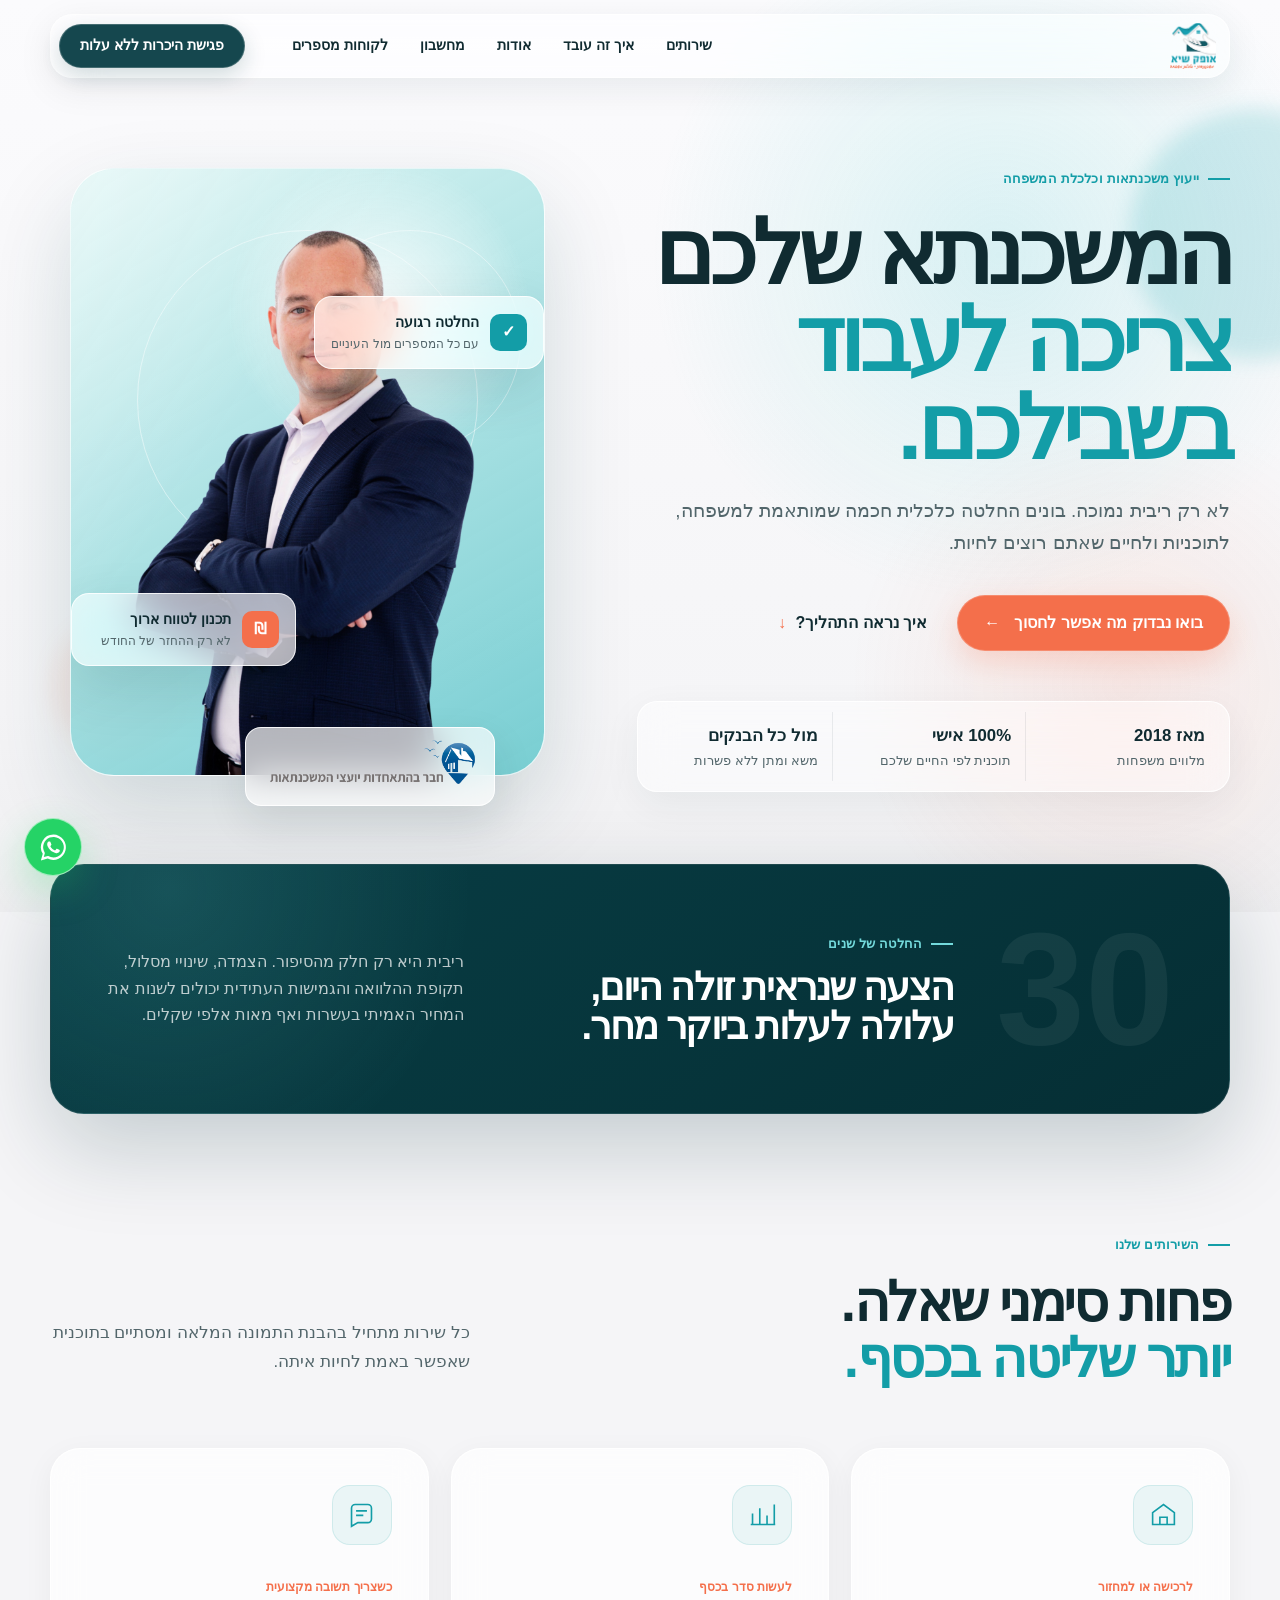
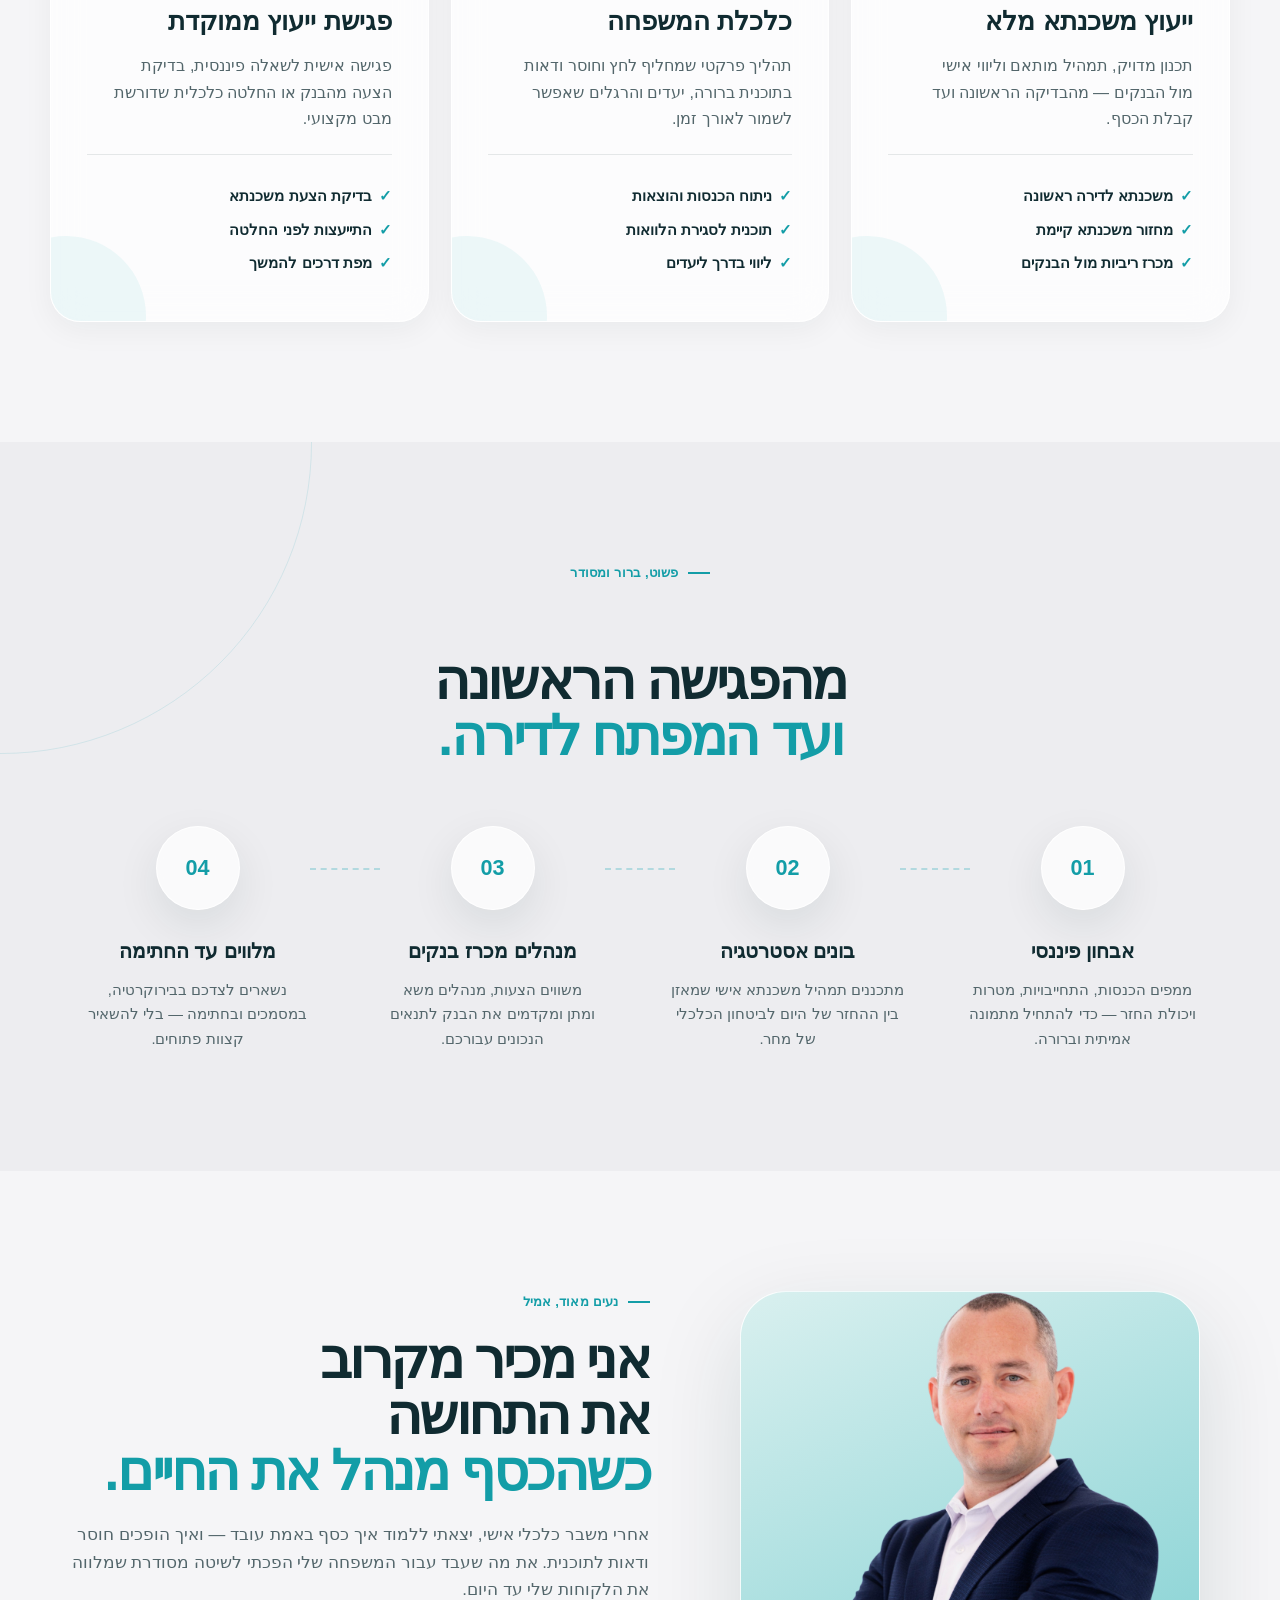
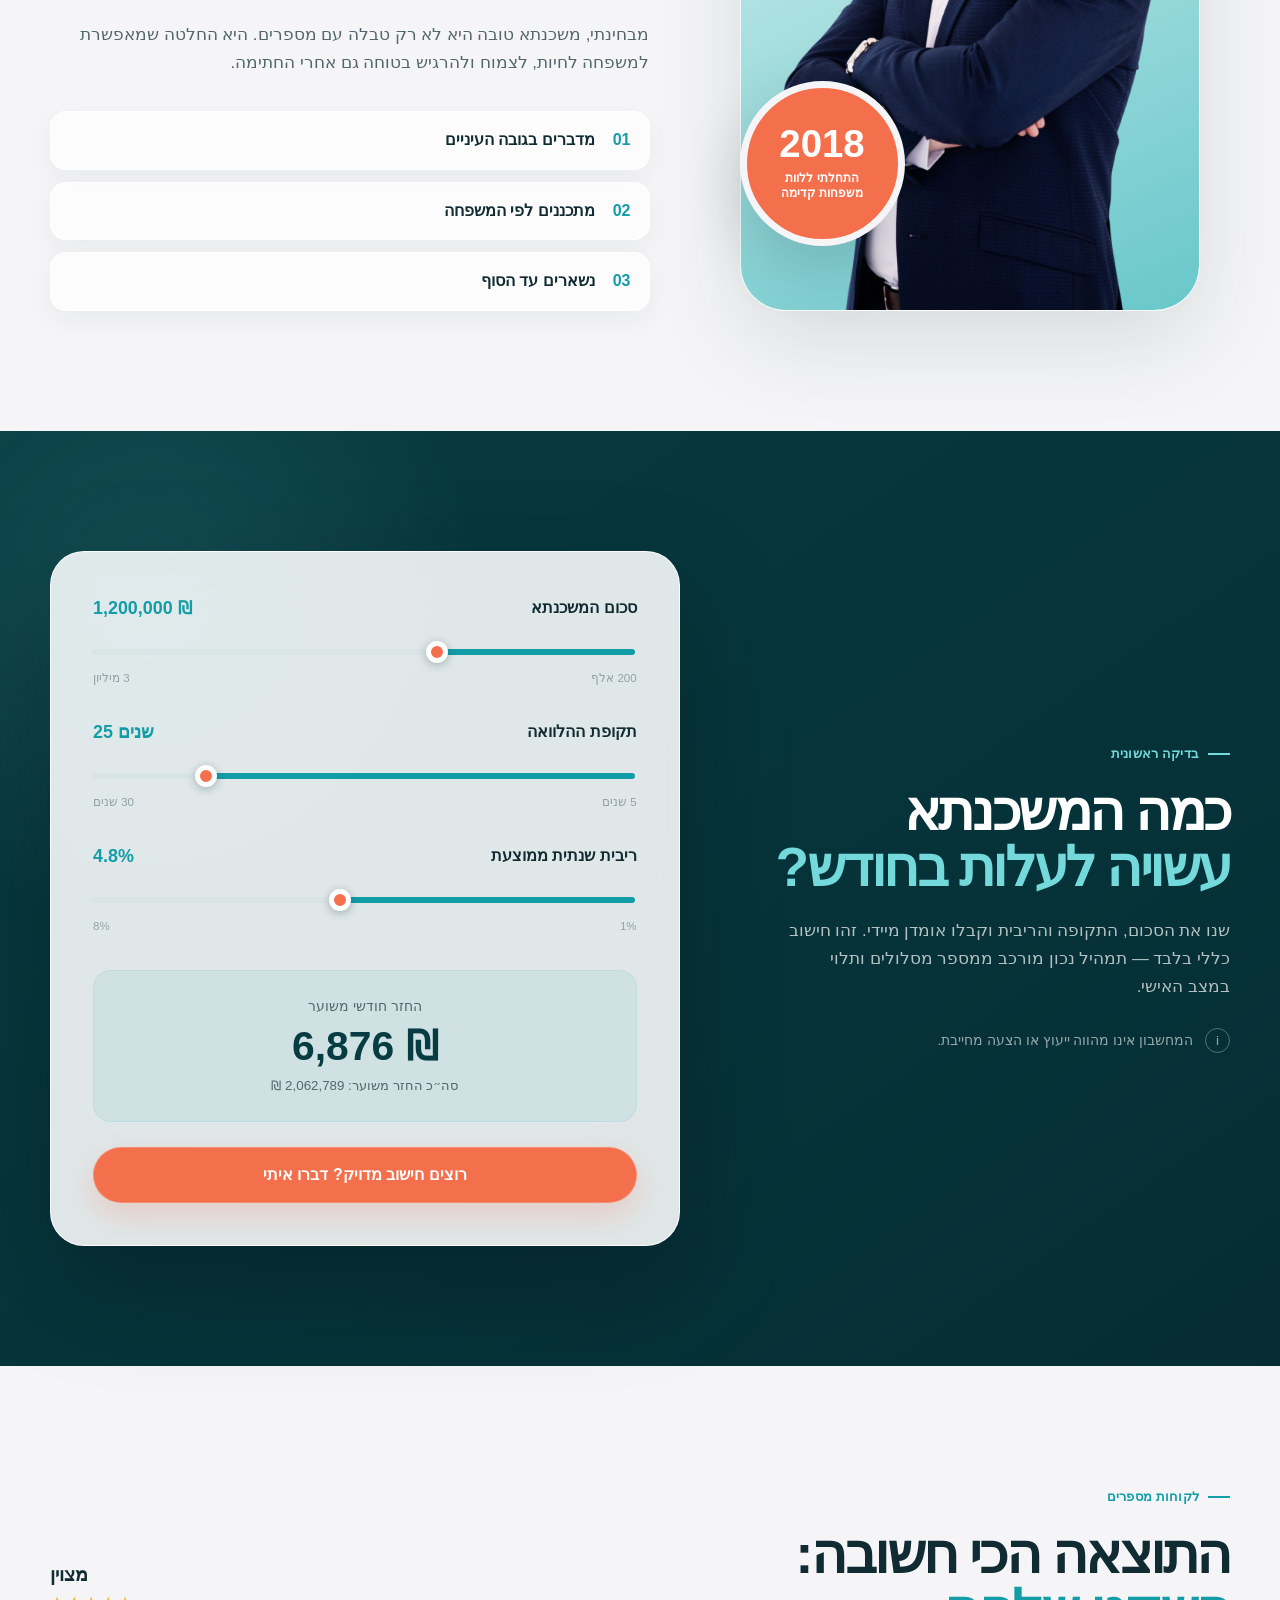
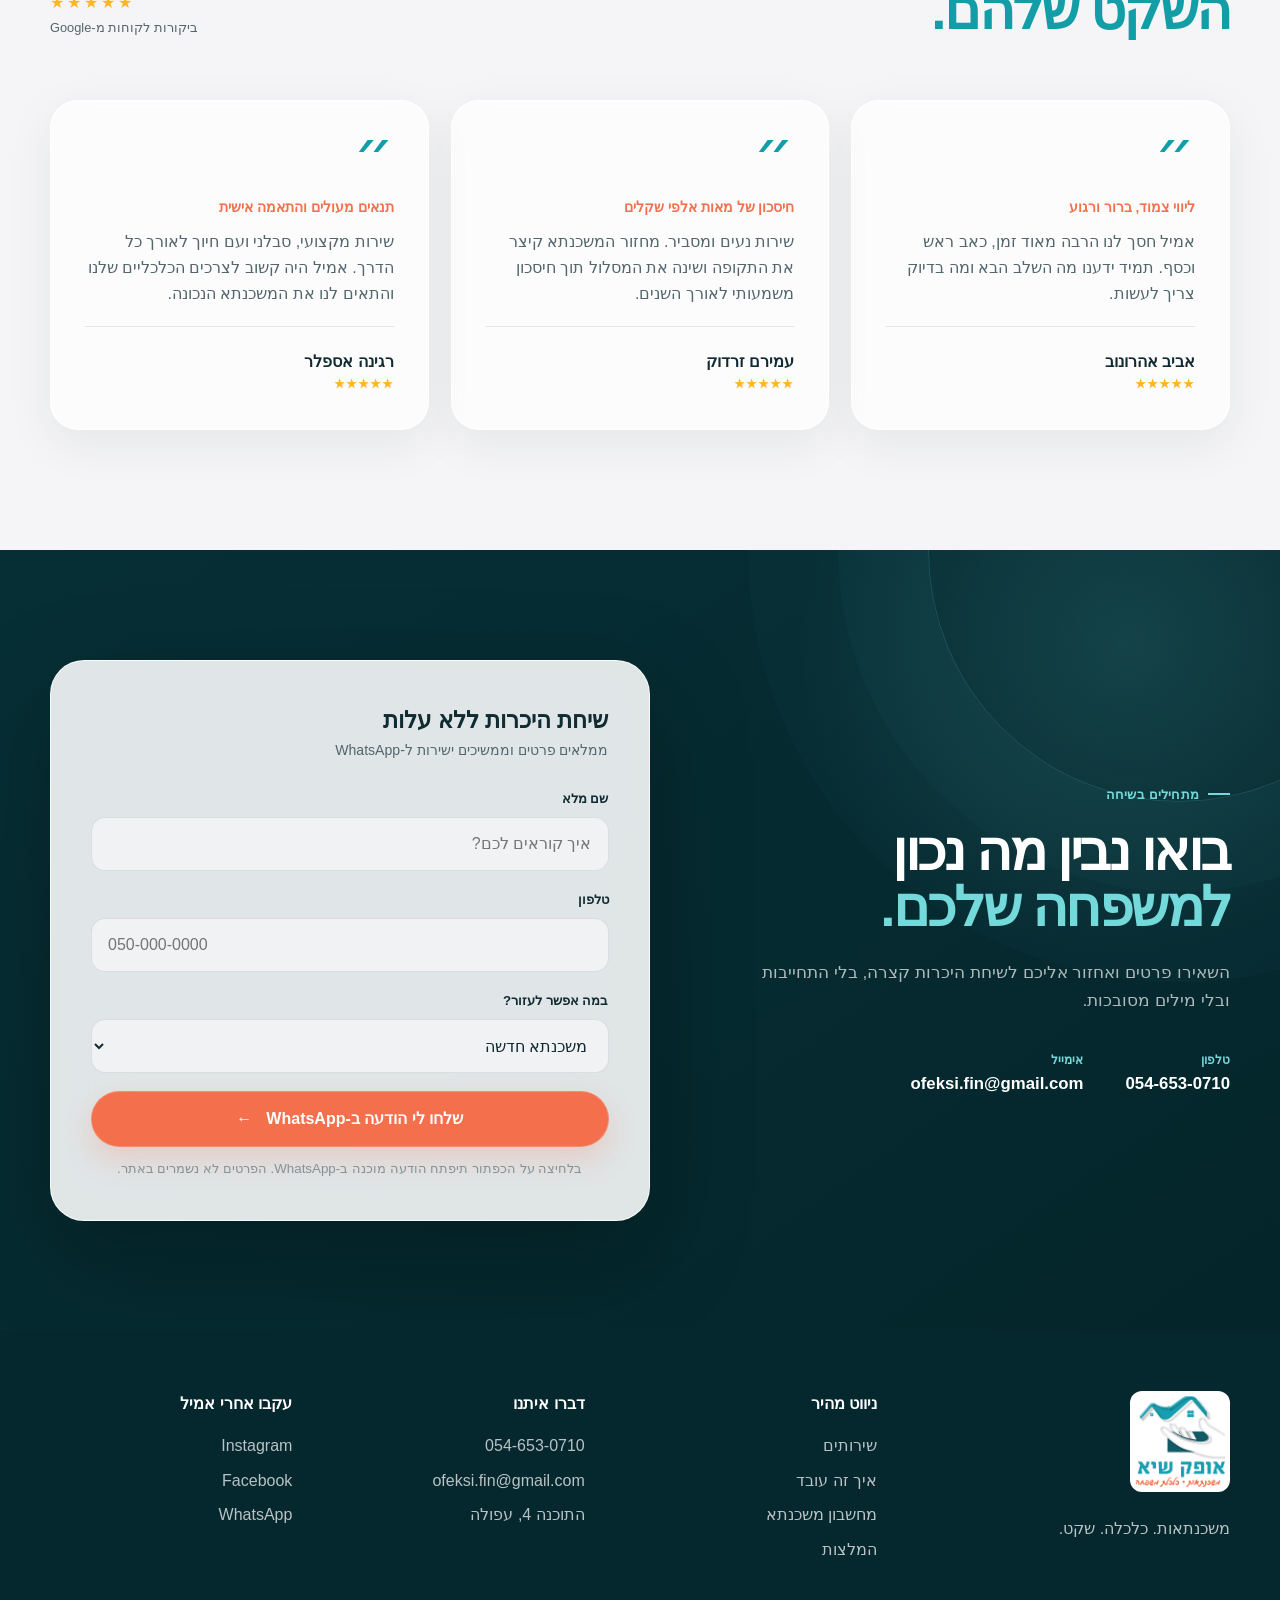
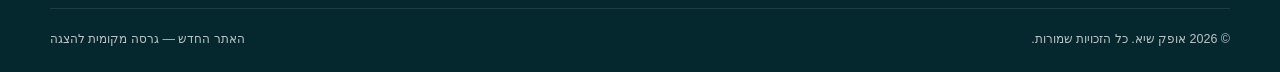
<file: index.html>
<!doctype html>
<html lang="he" dir="rtl">
<head>
  <meta charset="utf-8">
  <meta name="viewport" content="width=device-width, initial-scale=1">
  <meta http-equiv="refresh" content="0; url=v2/">
  <title>אופק שיא — גרסה חדשה</title>
  <script>window.location.replace("v2/");</script>
</head>
<body>
  <p><a href="v2/">מעבר לאתר אופק שיא</a></p>
</body>
</html>
</file>
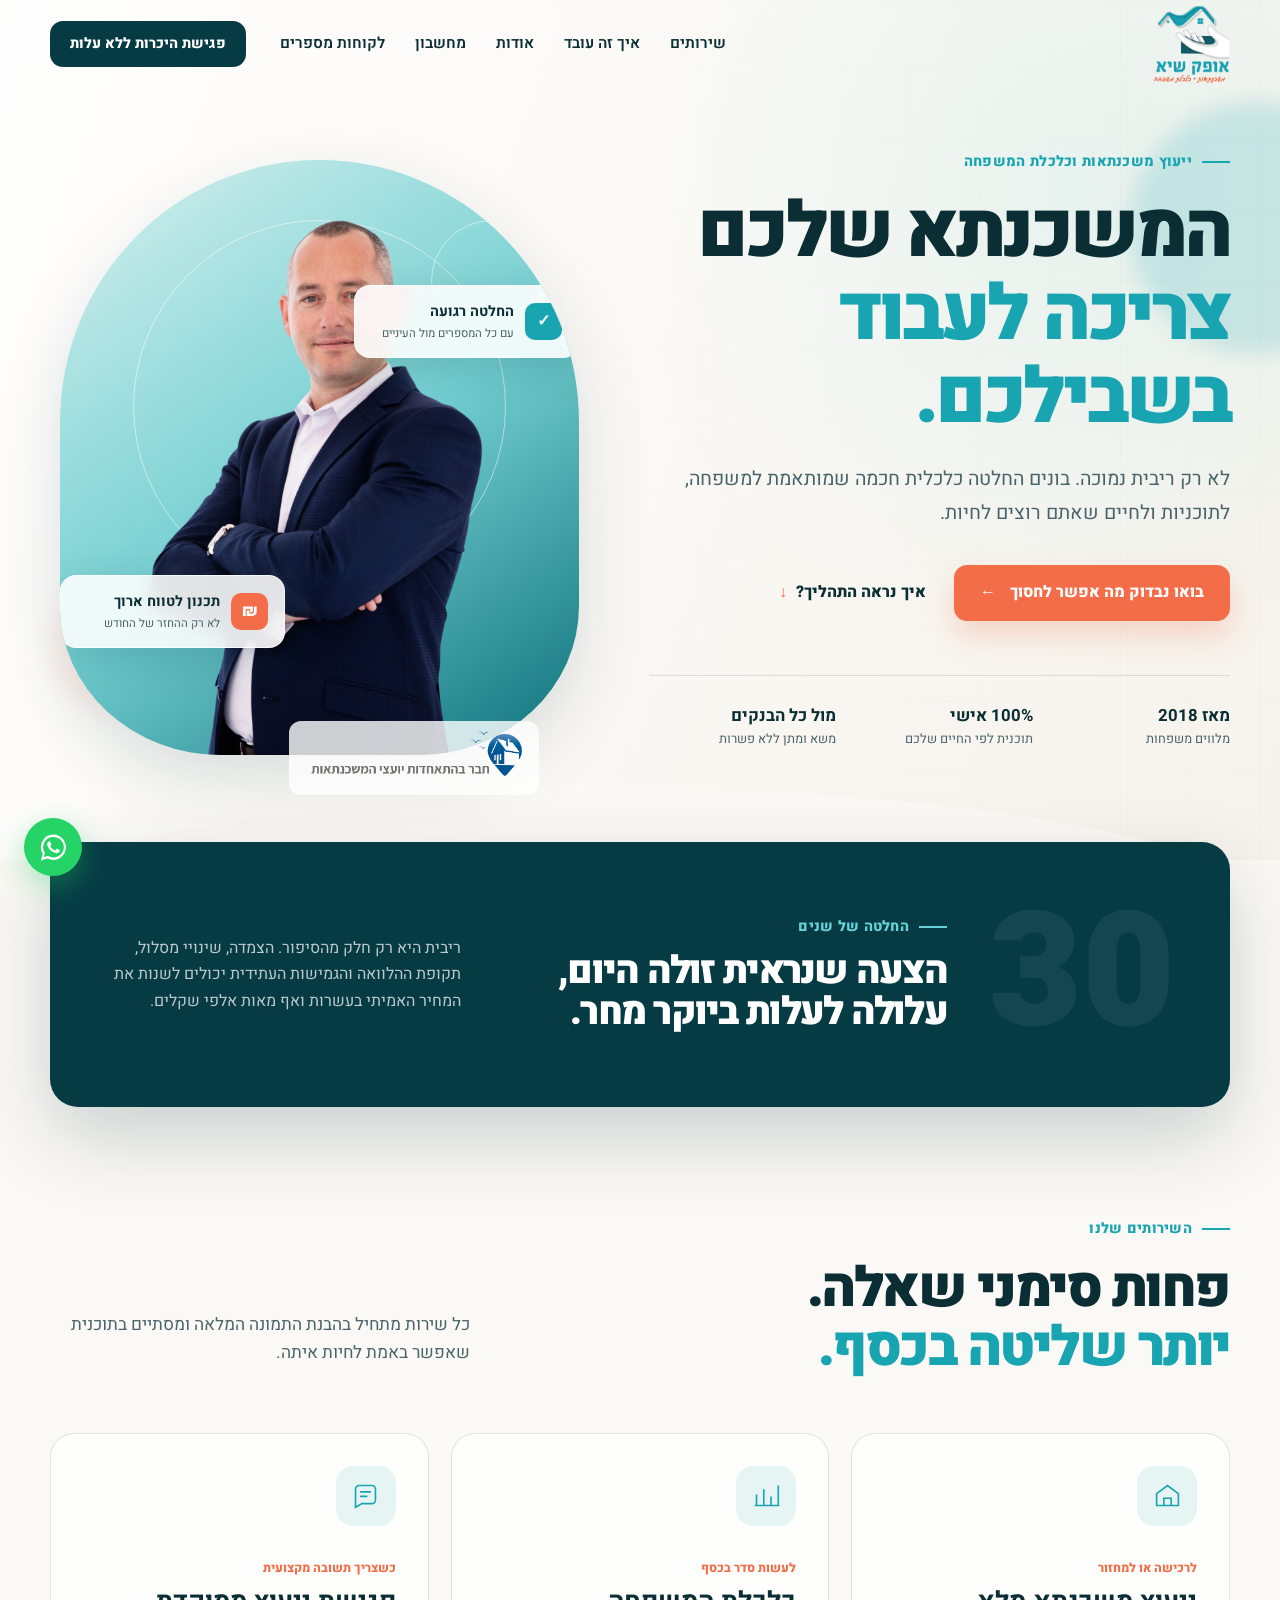
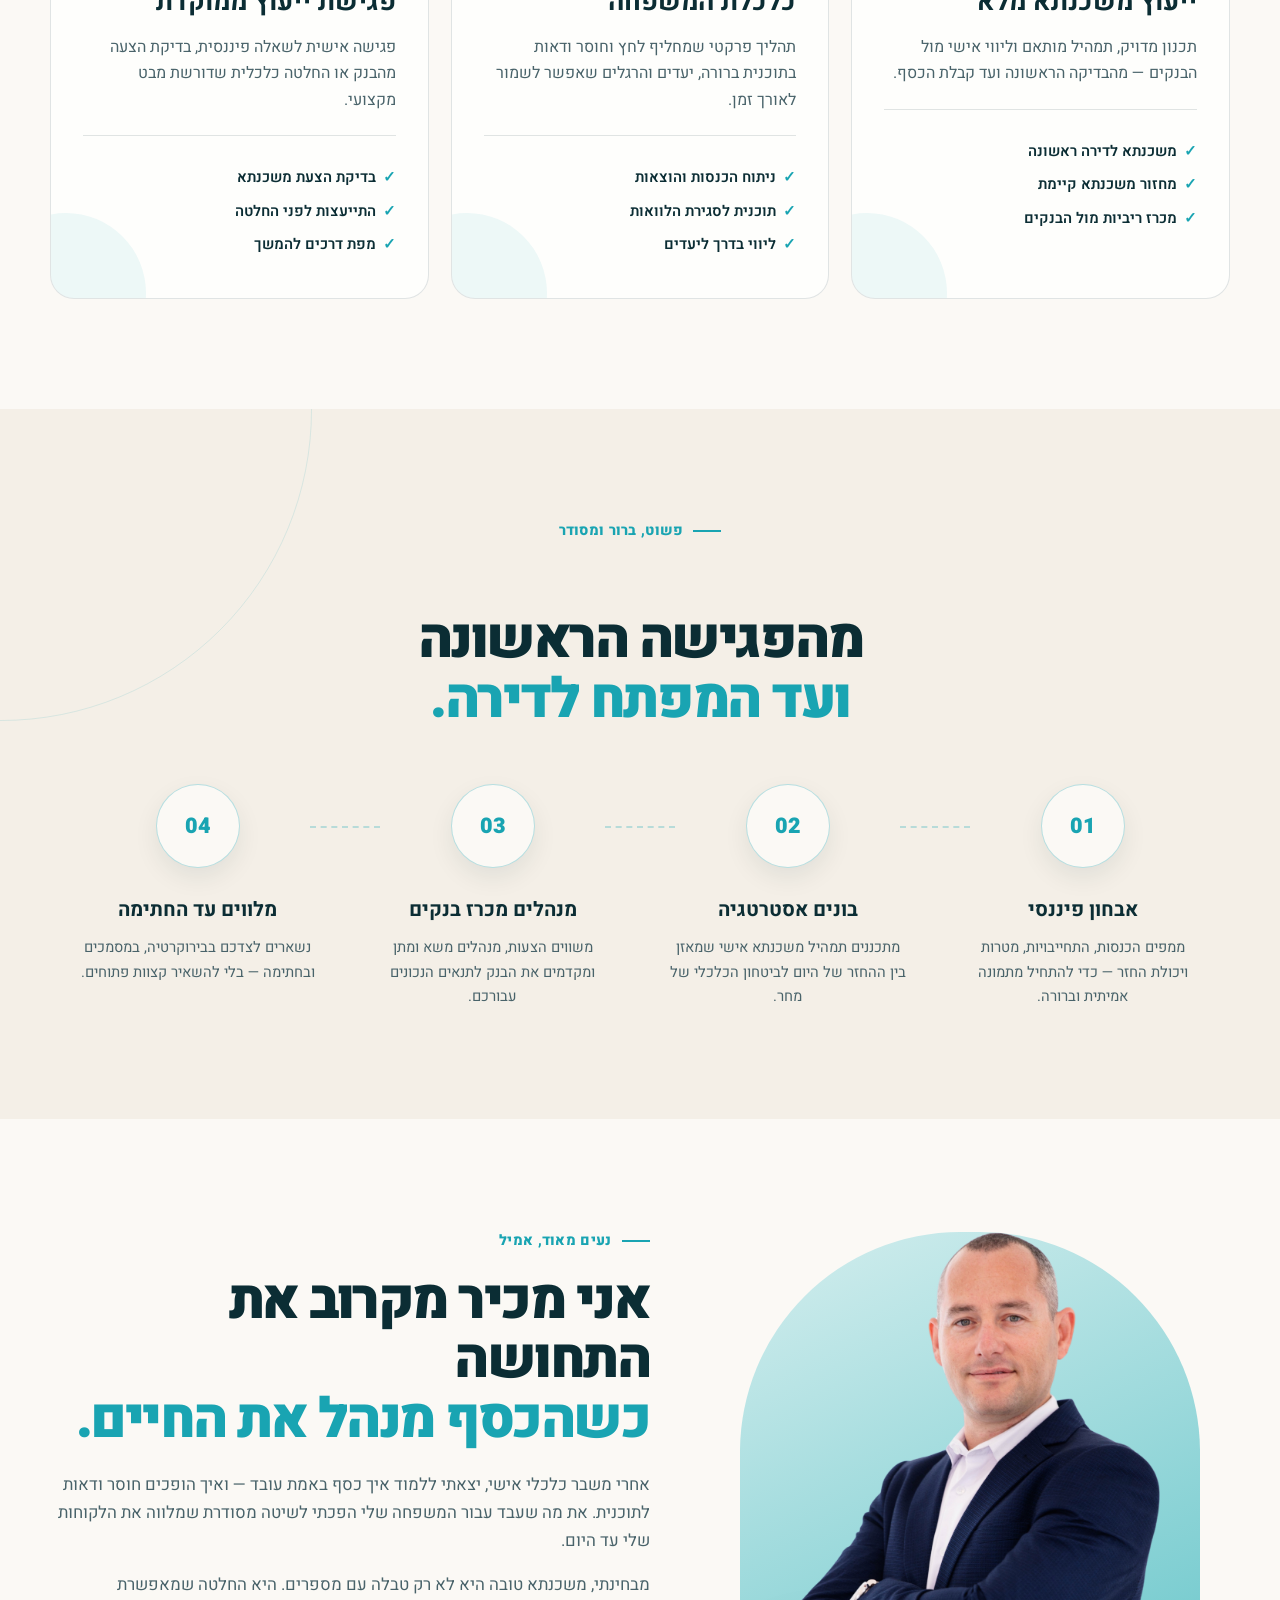
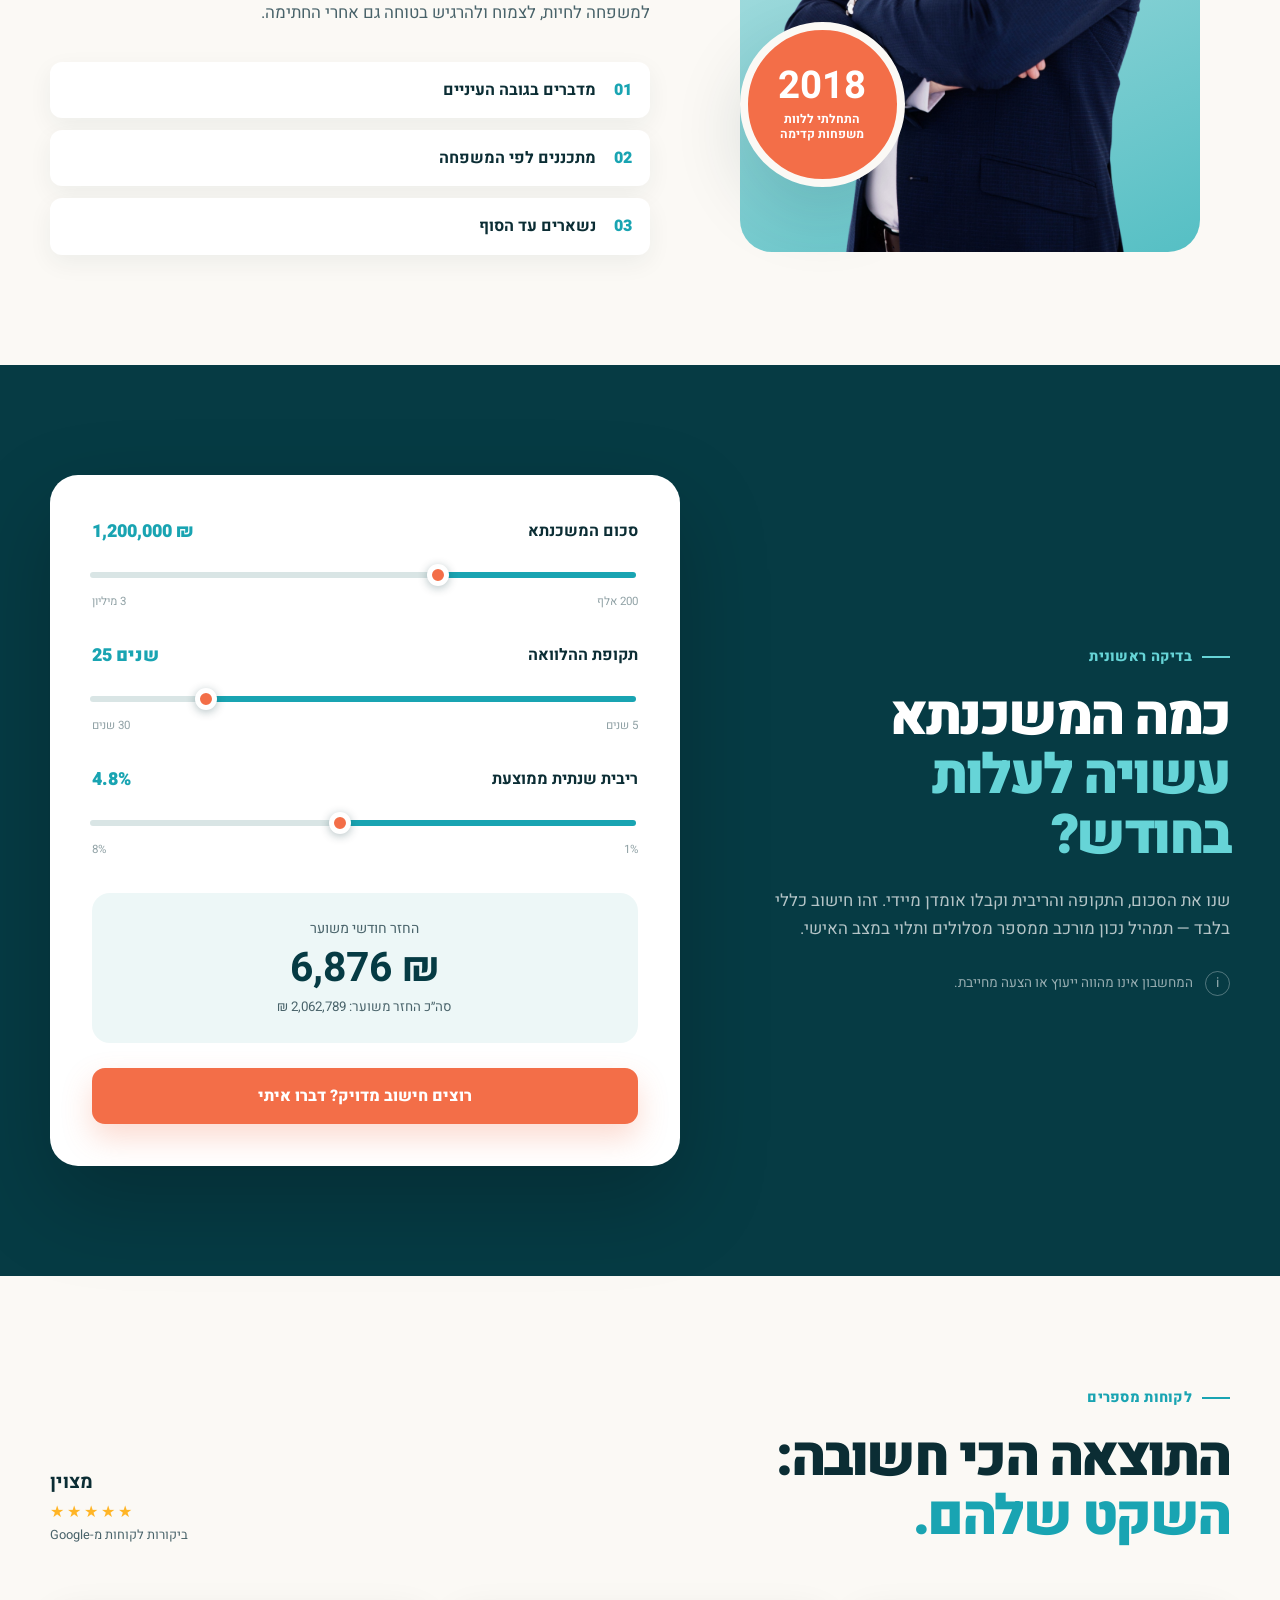
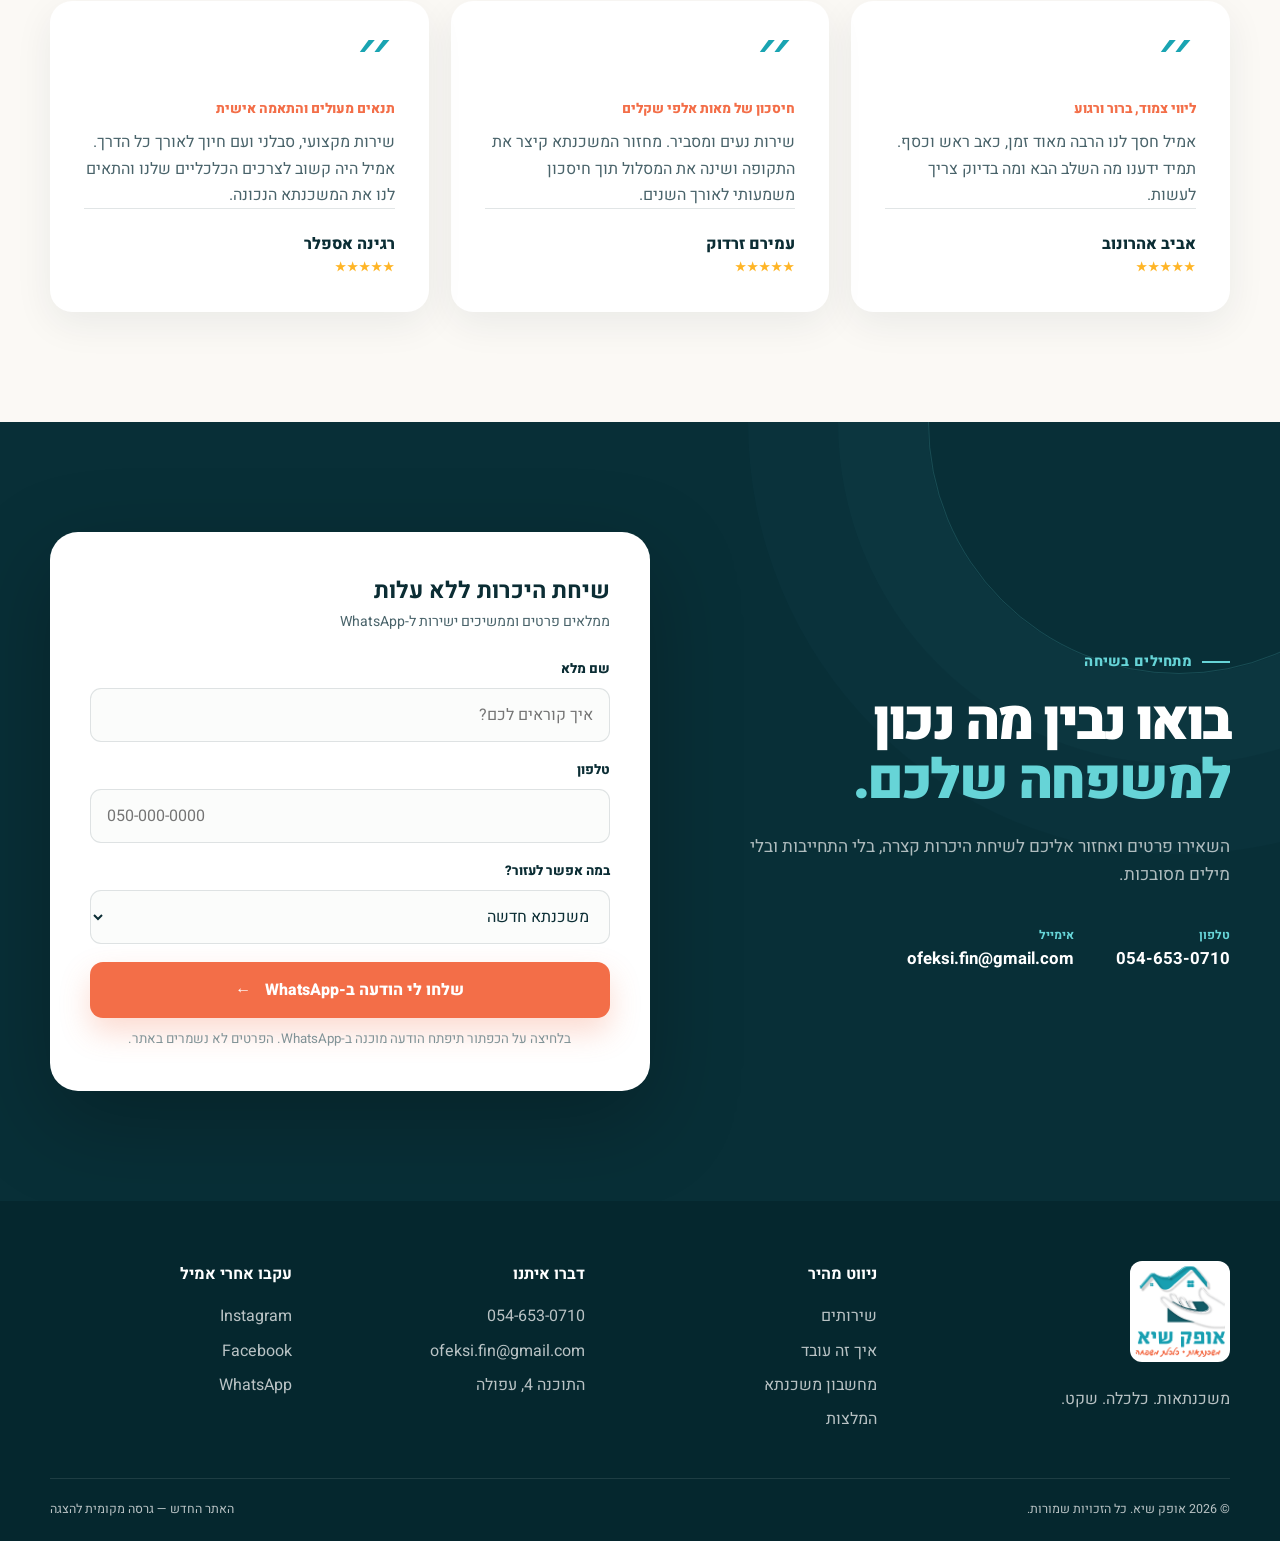
<file: v1/index.html>
<!doctype html>
<html lang="he" dir="rtl">
<head>
  <meta charset="utf-8">
  <meta name="viewport" content="width=device-width, initial-scale=1">
  <meta name="description" content="אופק שיא — ייעוץ משכנתאות וכלכלת המשפחה עם אמיל סטארוסלסקי. תכנון חכם, משא ומתן מקצועי וליווי אישי.">
  <meta name="theme-color" content="#083c45">
  <title>אופק שיא | משכנתא שמתאימה לחיים שלכם</title>
  <link rel="icon" href="assets/favicon.png">
  <link rel="preconnect" href="https://fonts.googleapis.com">
  <link rel="preconnect" href="https://fonts.gstatic.com" crossorigin>
  <link href="https://fonts.googleapis.com/css2?family=Heebo:wght@400;500;600;700;800;900&display=swap" rel="stylesheet">
  <link rel="stylesheet" href="styles.css">
</head>
<body>
  <a class="skip-link" href="#main">דלגו לתוכן</a>

  <header class="site-header" id="top">
    <div class="container nav-wrap">
      <a class="brand" href="#top" aria-label="אופק שיא — דף הבית">
        <img src="assets/logo.png" alt="אופק שיא">
      </a>
      <button class="menu-toggle" type="button" aria-expanded="false" aria-controls="main-nav" aria-label="פתיחת תפריט">
        <span></span><span></span><span></span>
      </button>
      <nav id="main-nav" class="main-nav" aria-label="ניווט ראשי">
        <a href="#services">שירותים</a>
        <a href="#process">איך זה עובד</a>
        <a href="#about">אודות</a>
        <a href="#calculator">מחשבון</a>
        <a href="#reviews">לקוחות מספרים</a>
      </nav>
      <a class="button button-small button-dark header-cta" href="#contact">פגישת היכרות ללא עלות</a>
    </div>
  </header>

  <main id="main">
    <section class="hero">
      <div class="hero-glow hero-glow-one"></div>
      <div class="hero-glow hero-glow-two"></div>
      <div class="container hero-grid">
        <div class="hero-content reveal">
          <div class="eyebrow"><span></span> ייעוץ משכנתאות וכלכלת המשפחה</div>
          <h1>המשכנתא שלכם<br><em>צריכה לעבוד בשבילכם.</em></h1>
          <p class="hero-lead">לא רק ריבית נמוכה. בונים החלטה כלכלית חכמה שמותאמת למשפחה, לתוכניות ולחיים שאתם רוצים לחיות.</p>
          <div class="hero-actions">
            <a class="button button-primary" href="#contact">
              בואו נבדוק מה אפשר לחסוך
              <span aria-hidden="true">←</span>
            </a>
            <a class="text-link" href="#process">איך נראה התהליך? <span>↓</span></a>
          </div>
          <div class="trust-strip">
            <div><strong>מאז 2018</strong><span>מלווים משפחות</span></div>
            <div><strong>100% אישי</strong><span>תוכנית לפי החיים שלכם</span></div>
            <div><strong>מול כל הבנקים</strong><span>משא ומתן ללא פשרות</span></div>
          </div>
        </div>

        <div class="hero-visual reveal">
          <div class="portrait-card">
            <div class="portrait-ring"></div>
            <img src="assets/emil.png" alt="אמיל סטארוסלסקי, יועץ משכנתאות">
            <div class="floating-card floating-card-top">
              <span class="mini-icon">✓</span>
              <div><strong>החלטה רגועה</strong><small>עם כל המספרים מול העיניים</small></div>
            </div>
            <div class="floating-card floating-card-bottom">
              <span class="mini-icon">₪</span>
              <div><strong>תכנון לטווח ארוך</strong><small>לא רק ההחזר של החודש</small></div>
            </div>
          </div>
          <div class="association-badge">
            <img src="assets/association.png" alt="חבר בהתאחדות יועצי המשכנתאות">
          </div>
        </div>
      </div>
      <div class="hero-wave" aria-hidden="true"></div>
    </section>

    <section class="problem-section">
      <div class="container">
        <div class="problem-card reveal">
          <div class="problem-number">30</div>
          <div>
            <div class="eyebrow eyebrow-light"><span></span> החלטה של שנים</div>
            <h2>הצעה שנראית זולה היום,<br>עלולה לעלות ביוקר מחר.</h2>
          </div>
          <p>ריבית היא רק חלק מהסיפור. הצמדה, שינויי מסלול, תקופת ההלוואה והגמישות העתידית יכולים לשנות את המחיר האמיתי בעשרות ואף מאות אלפי שקלים.</p>
        </div>
      </div>
    </section>

    <section class="section services-section" id="services">
      <div class="container">
        <div class="section-heading reveal">
          <div>
            <div class="eyebrow"><span></span> השירותים שלנו</div>
            <h2>פחות סימני שאלה.<br><em>יותר שליטה בכסף.</em></h2>
          </div>
          <p>כל שירות מתחיל בהבנת התמונה המלאה ומסתיים בתוכנית שאפשר באמת לחיות איתה.</p>
        </div>
        <div class="services-grid" id="services-grid"></div>
      </div>
    </section>

    <section class="section process-section" id="process">
      <div class="container">
        <div class="section-heading centered reveal">
          <div class="eyebrow"><span></span> פשוט, ברור ומסודר</div>
          <h2>מהפגישה הראשונה<br><em>ועד המפתח לדירה.</em></h2>
        </div>
        <div class="process-grid" id="process-grid"></div>
      </div>
    </section>

    <section class="section about-section" id="about">
      <div class="container about-grid">
        <div class="about-visual reveal">
          <div class="about-photo">
            <img src="assets/emil.png" alt="אמיל סטארוסלסקי">
          </div>
          <div class="experience-seal">
            <strong>2018</strong>
            <span>התחלתי ללוות<br>משפחות קדימה</span>
          </div>
        </div>
        <div class="about-content reveal">
          <div class="eyebrow"><span></span> נעים מאוד, אמיל</div>
          <h2>אני מכיר מקרוב את התחושה<br><em>כשהכסף מנהל את החיים.</em></h2>
          <p>אחרי משבר כלכלי אישי, יצאתי ללמוד איך כסף באמת עובד — ואיך הופכים חוסר ודאות לתוכנית. את מה שעבד עבור המשפחה שלי הפכתי לשיטה מסודרת שמלווה את הלקוחות שלי עד היום.</p>
          <p>מבחינתי, משכנתא טובה היא לא רק טבלה עם מספרים. היא החלטה שמאפשרת למשפחה לחיות, לצמוח ולהרגיש בטוחה גם אחרי החתימה.</p>
          <div class="about-values">
            <div><span>01</span><strong>מדברים בגובה העיניים</strong></div>
            <div><span>02</span><strong>מתכננים לפי המשפחה</strong></div>
            <div><span>03</span><strong>נשארים עד הסוף</strong></div>
          </div>
        </div>
      </div>
    </section>

    <section class="section calculator-section" id="calculator">
      <div class="container calculator-wrap">
        <div class="calculator-intro reveal">
          <div class="eyebrow eyebrow-light"><span></span> בדיקה ראשונית</div>
          <h2>כמה המשכנתא<br><em>עשויה לעלות בחודש?</em></h2>
          <p>שנו את הסכום, התקופה והריבית וקבלו אומדן מיידי. זהו חישוב כללי בלבד — תמהיל נכון מורכב ממספר מסלולים ותלוי במצב האישי.</p>
          <div class="calc-note"><span>i</span> המחשבון אינו מהווה ייעוץ או הצעה מחייבת.</div>
        </div>
        <div class="calculator-card reveal">
          <div class="range-field">
            <div class="field-row">
              <label for="loan">סכום המשכנתא</label>
              <output id="loan-output">1,200,000 ₪</output>
            </div>
            <input id="loan" type="range" min="200000" max="3000000" step="50000" value="1200000">
            <div class="range-labels"><span>200 אלף</span><span>3 מיליון</span></div>
          </div>
          <div class="range-field">
            <div class="field-row">
              <label for="years">תקופת ההלוואה</label>
              <output id="years-output">25 שנים</output>
            </div>
            <input id="years" type="range" min="5" max="30" step="1" value="25">
            <div class="range-labels"><span>5 שנים</span><span>30 שנים</span></div>
          </div>
          <div class="range-field">
            <div class="field-row">
              <label for="rate">ריבית שנתית ממוצעת</label>
              <output id="rate-output">4.8%</output>
            </div>
            <input id="rate" type="range" min="1" max="8" step="0.1" value="4.8">
            <div class="range-labels"><span>1%</span><span>8%</span></div>
          </div>
          <div class="calc-result">
            <span>החזר חודשי משוער</span>
            <strong id="monthly-payment">6,876 ₪</strong>
            <small id="total-payment">סה״כ החזר משוער: 2,062,800 ₪</small>
          </div>
          <a class="button button-primary button-full" href="#contact">רוצים חישוב מדויק? דברו איתי</a>
        </div>
      </div>
    </section>

    <section class="section reviews-section" id="reviews">
      <div class="container">
        <div class="section-heading reveal">
          <div>
            <div class="eyebrow"><span></span> לקוחות מספרים</div>
            <h2>התוצאה הכי חשובה:<br><em>השקט שלהם.</em></h2>
          </div>
          <div class="rating-block">
            <strong>מצוין</strong>
            <div class="stars" aria-label="5 מתוך 5 כוכבים">★★★★★</div>
            <span>ביקורות לקוחות מ-Google</span>
          </div>
        </div>
        <div class="reviews-grid" id="reviews-grid"></div>
      </div>
    </section>

    <section class="contact-section" id="contact">
      <div class="container contact-grid">
        <div class="contact-content reveal">
          <div class="eyebrow eyebrow-light"><span></span> מתחילים בשיחה</div>
          <h2>בואו נבין מה נכון<br><em>למשפחה שלכם.</em></h2>
          <p>השאירו פרטים ואחזור אליכם לשיחת היכרות קצרה, בלי התחייבות ובלי מילים מסובכות.</p>
          <div class="contact-details">
            <a href="tel:0546530710"><span>טלפון</span><strong>054-653-0710</strong></a>
            <a href="mailto:ofeksi.fin@gmail.com"><span>אימייל</span><strong>ofeksi.fin@gmail.com</strong></a>
          </div>
        </div>
        <form class="lead-form reveal" id="lead-form">
          <div class="form-heading">
            <strong>שיחת היכרות ללא עלות</strong>
            <span>ממלאים פרטים וממשיכים ישירות ל-WhatsApp</span>
          </div>
          <label>
            <span>שם מלא</span>
            <input type="text" name="name" autocomplete="name" required placeholder="איך קוראים לכם?">
          </label>
          <label>
            <span>טלפון</span>
            <input type="tel" name="phone" autocomplete="tel" required placeholder="050-000-0000">
          </label>
          <label>
            <span>במה אפשר לעזור?</span>
            <select name="service">
              <option>משכנתא חדשה</option>
              <option>מחזור משכנתא</option>
              <option>כלכלת המשפחה</option>
              <option>פגישת ייעוץ</option>
              <option>עדיין לא בטוח/ה</option>
            </select>
          </label>
          <button class="button button-primary button-full" type="submit">שלחו לי הודעה ב-WhatsApp <span>←</span></button>
          <small>בלחיצה על הכפתור תיפתח הודעה מוכנה ב-WhatsApp. הפרטים לא נשמרים באתר.</small>
        </form>
      </div>
    </section>
  </main>

  <footer class="site-footer">
    <div class="container footer-grid">
      <div class="footer-brand">
        <img src="assets/logo.png" alt="אופק שיא">
        <p>משכנתאות. כלכלה. שקט.</p>
      </div>
      <div>
        <strong>ניווט מהיר</strong>
        <a href="#services">שירותים</a>
        <a href="#process">איך זה עובד</a>
        <a href="#calculator">מחשבון משכנתא</a>
        <a href="#reviews">המלצות</a>
      </div>
      <div>
        <strong>דברו איתנו</strong>
        <a href="tel:0546530710">054-653-0710</a>
        <a href="mailto:ofeksi.fin@gmail.com">ofeksi.fin@gmail.com</a>
        <span>התוכנה 4, עפולה</span>
      </div>
      <div>
        <strong>עקבו אחרי אמיל</strong>
        <a href="https://www.instagram.com/emilstaroselski" target="_blank" rel="noreferrer">Instagram</a>
        <a href="https://www.facebook.com/emil.staroselski.5/" target="_blank" rel="noreferrer">Facebook</a>
        <a href="https://wa.me/972546530710" target="_blank" rel="noreferrer">WhatsApp</a>
      </div>
    </div>
    <div class="container footer-bottom">
      <span>© <span id="year"></span> אופק שיא. כל הזכויות שמורות.</span>
      <span>האתר החדש — גרסה מקומית להצגה</span>
    </div>
  </footer>

  <a class="whatsapp-float" href="https://wa.me/972546530710?text=%D7%94%D7%99%D7%99%20%D7%90%D7%9E%D7%99%D7%9C%2C%20%D7%94%D7%92%D7%A2%D7%AA%D7%99%20%D7%9E%D7%94%D7%90%D7%AA%D7%A8%20%D7%95%D7%90%D7%A9%D7%9E%D7%97%20%D7%9C%D7%A9%D7%95%D7%97%D7%97" target="_blank" rel="noreferrer" aria-label="שליחת הודעה ב-WhatsApp">
    <svg viewBox="0 0 24 24" aria-hidden="true"><path d="M12 2a9.75 9.75 0 0 0-8.3 14.86L2.2 22l5.29-1.39A9.8 9.8 0 1 0 12 2Zm0 17.78a8 8 0 0 1-4.08-1.12l-.29-.17-3.14.82.84-3.06-.19-.31A8 8 0 1 1 12 19.78Zm4.4-5.99c-.24-.12-1.43-.71-1.65-.79-.22-.08-.38-.12-.54.12-.16.24-.62.79-.76.95-.14.16-.28.18-.52.06-.24-.12-1.02-.38-1.94-1.2a7.2 7.2 0 0 1-1.34-1.67c-.14-.24-.02-.37.1-.49.11-.11.24-.28.36-.42.12-.14.16-.24.24-.4.08-.16.04-.3-.02-.42-.06-.12-.54-1.3-.74-1.78-.19-.47-.39-.4-.54-.41h-.46c-.16 0-.42.06-.64.3-.22.24-.84.82-.84 2s.86 2.32.98 2.48c.12.16 1.69 2.58 4.1 3.62.57.25 1.02.39 1.37.5.58.18 1.1.16 1.51.1.46-.07 1.43-.59 1.63-1.15.2-.57.2-1.05.14-1.15-.06-.1-.22-.16-.46-.28Z"/></svg>
  </a>

  <script src="content.js"></script>
  <script src="app.js"></script>
</body>
</html>
</file>
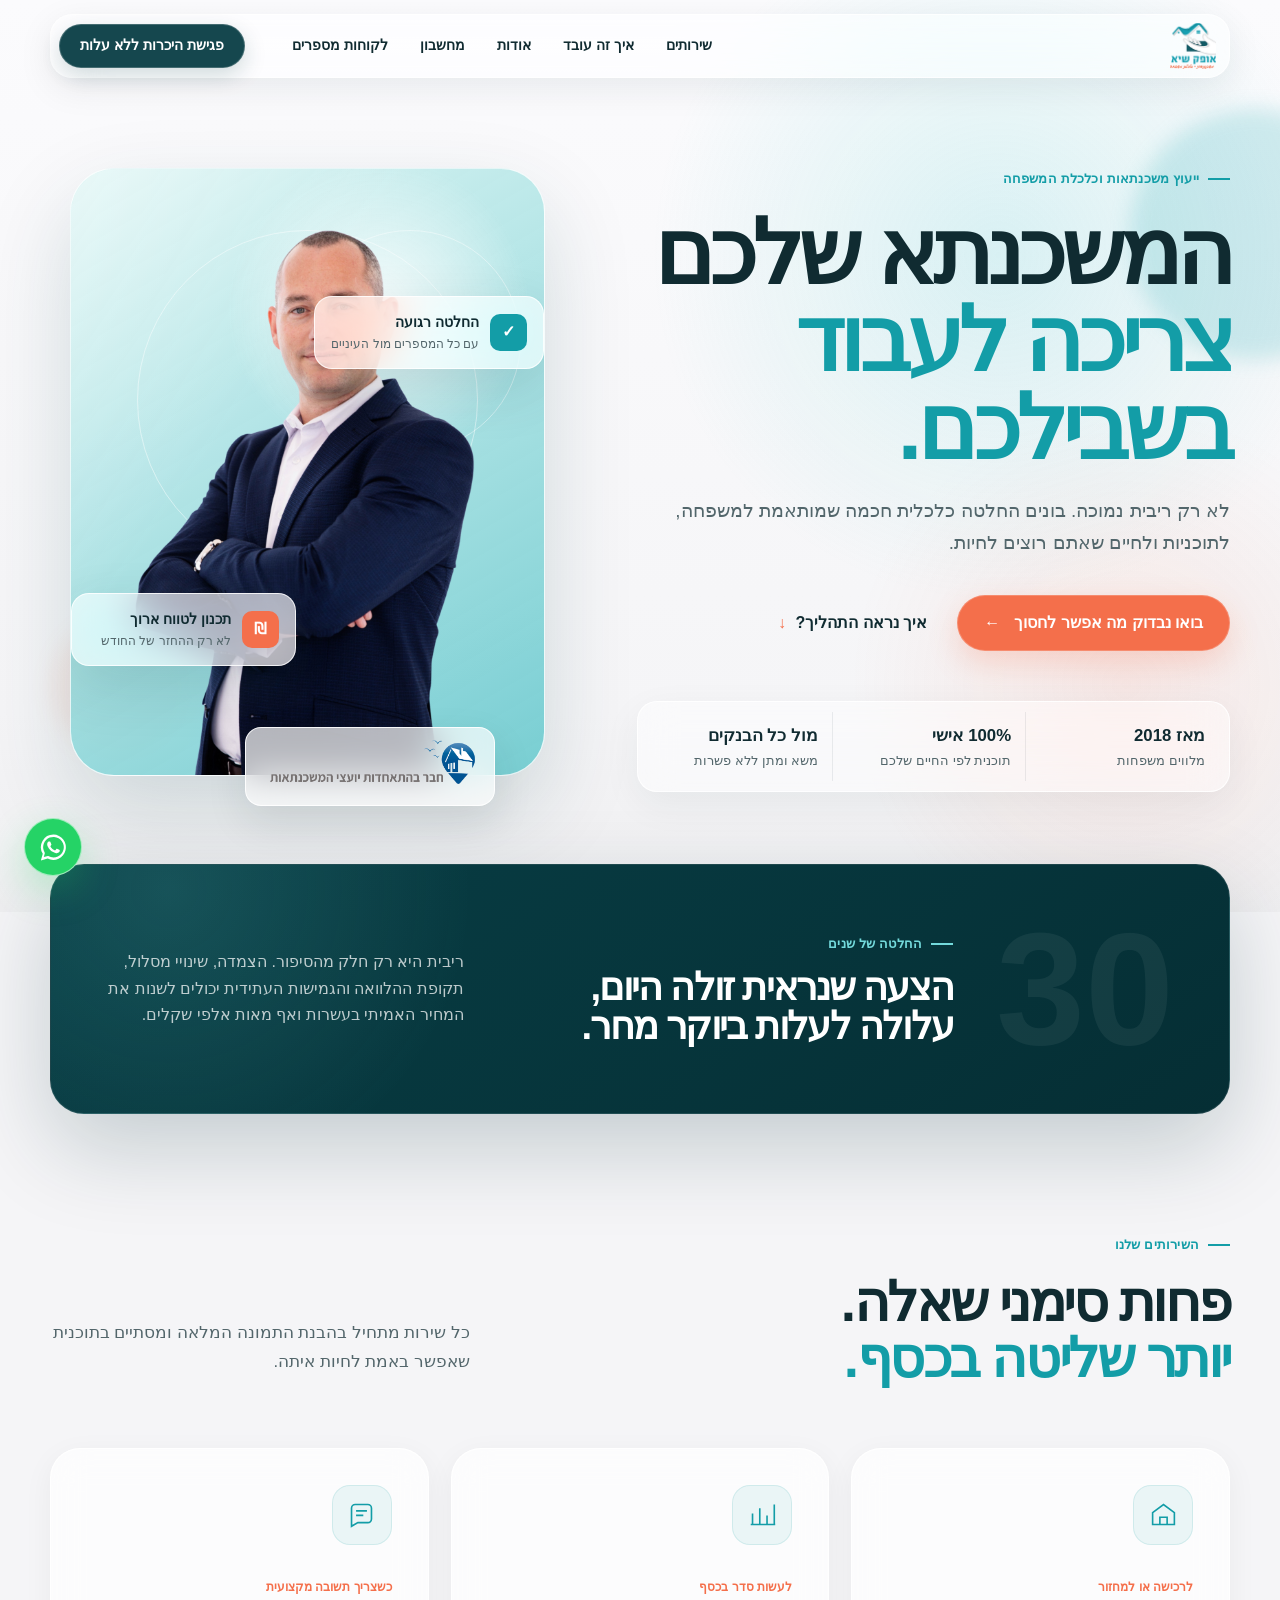
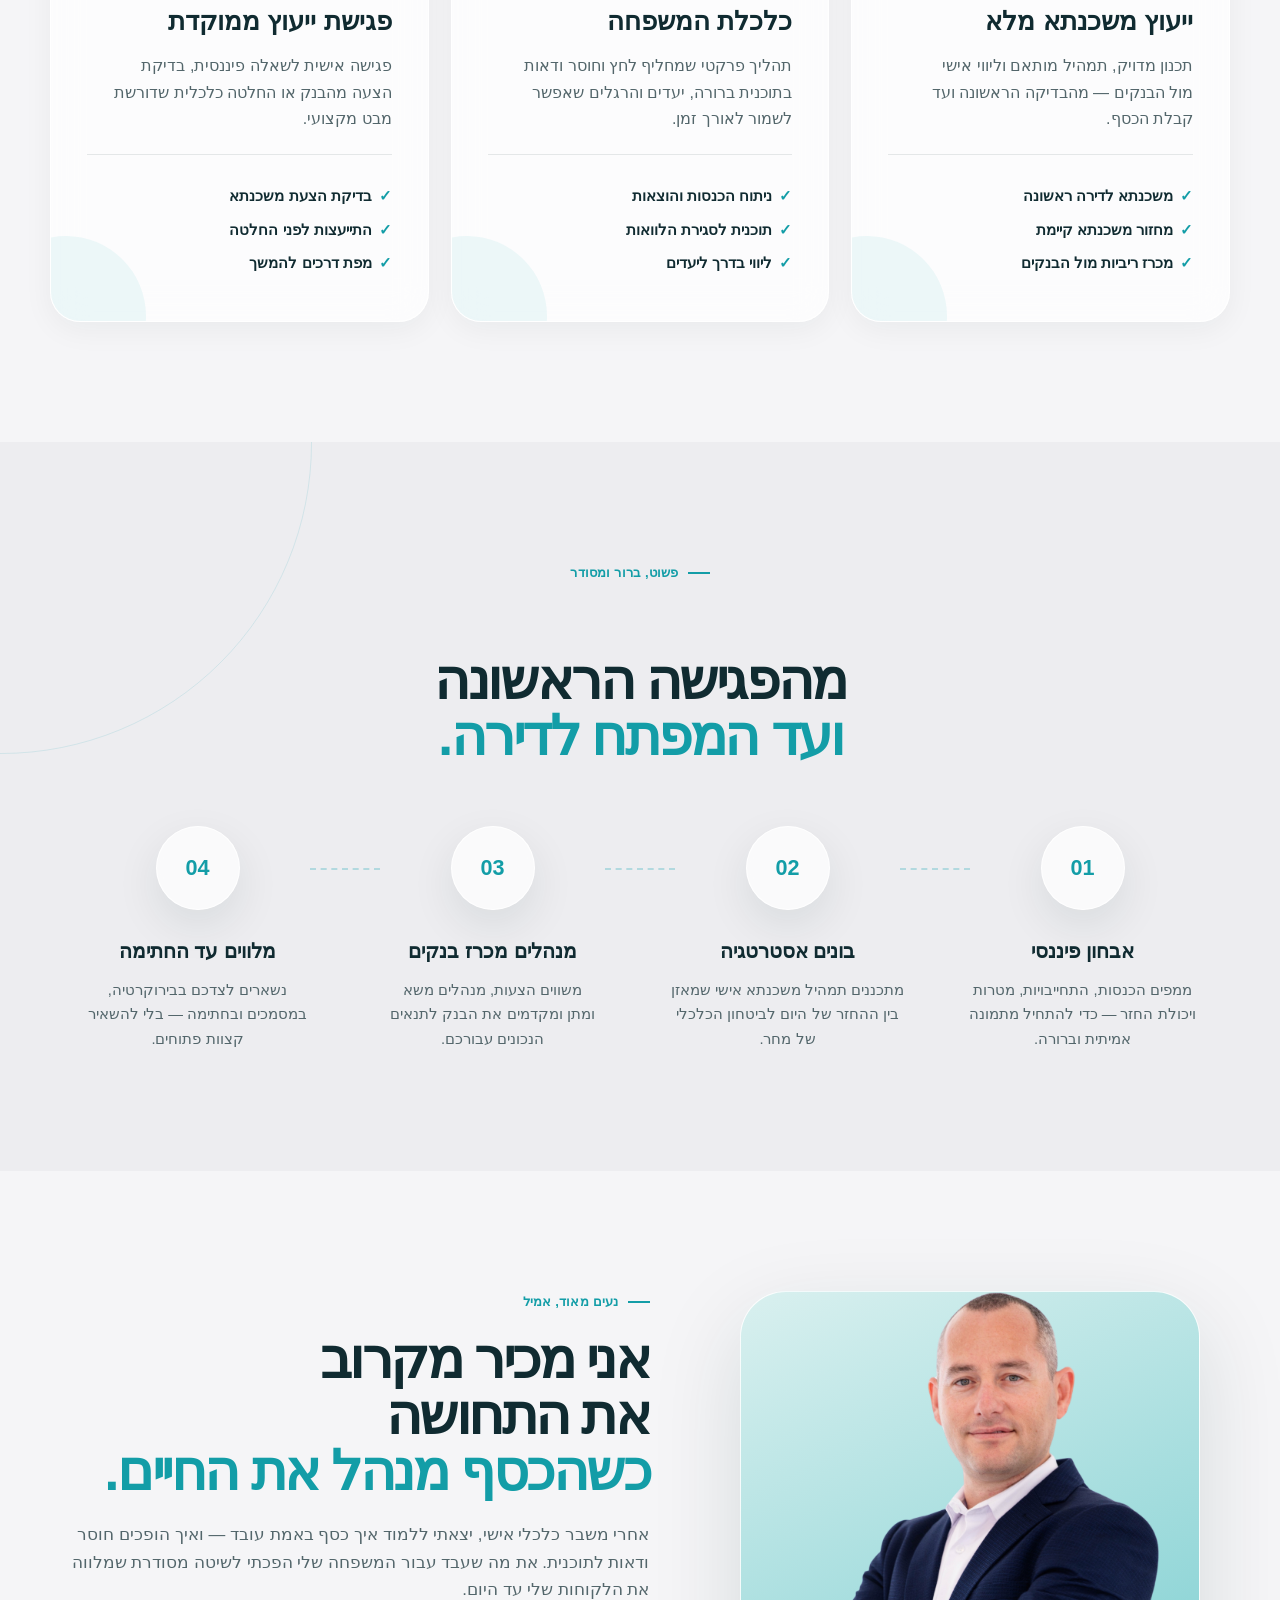
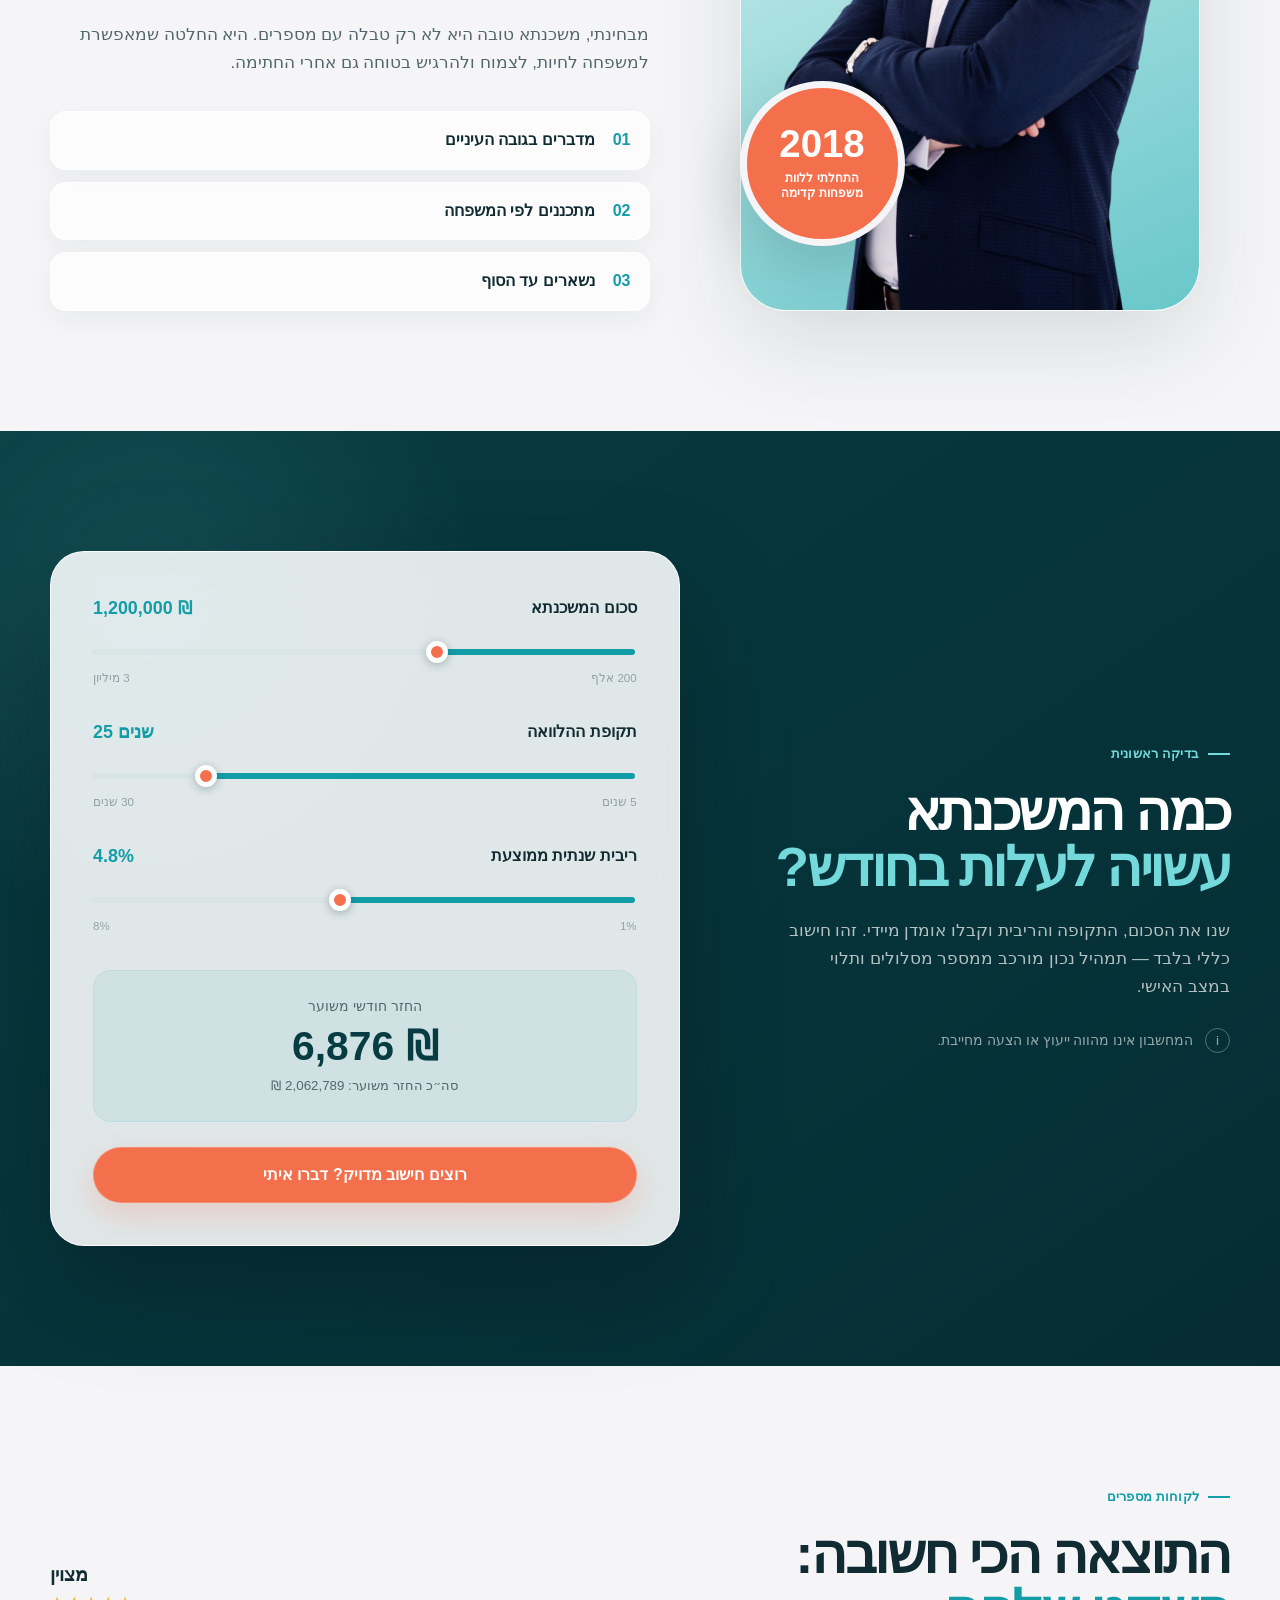
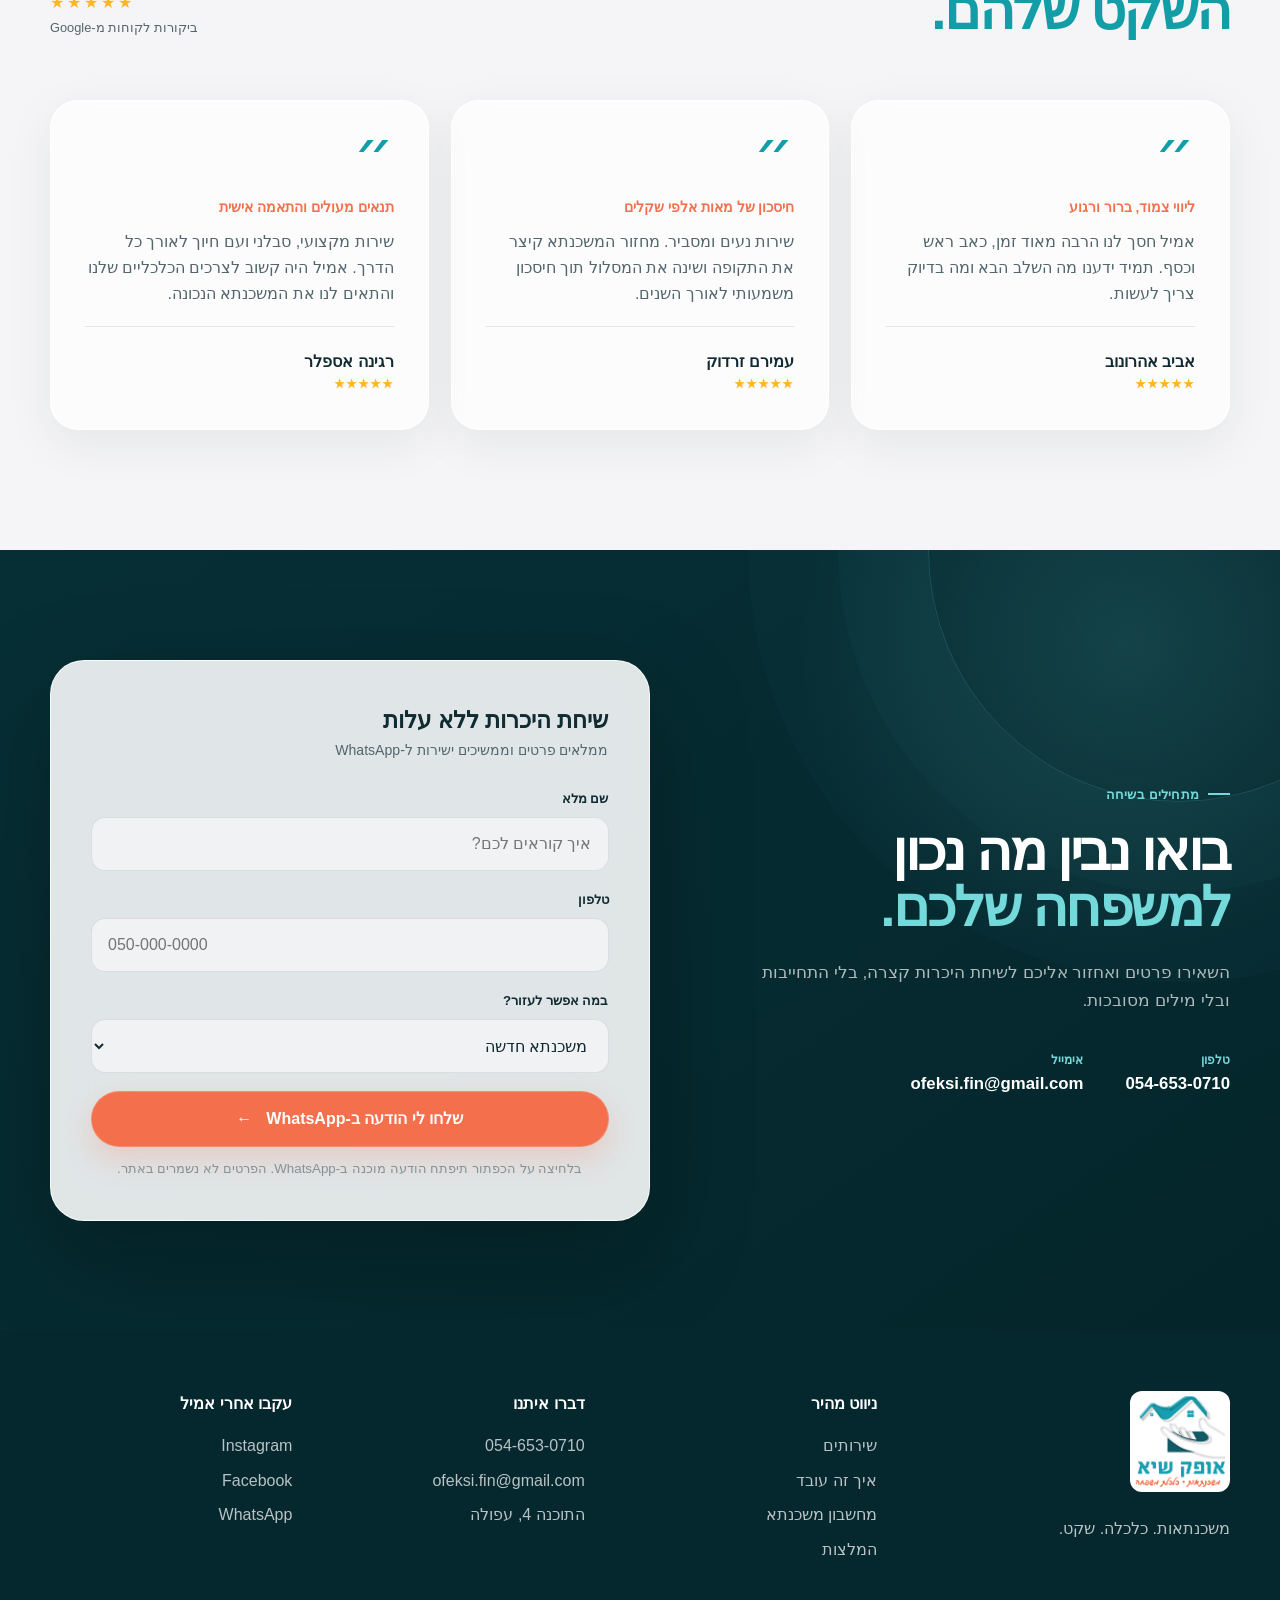
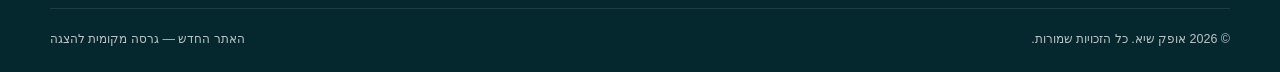
<file: v2/index.html>
<!doctype html>
<html lang="he" dir="rtl">
<head>
  <meta charset="utf-8">
  <meta name="viewport" content="width=device-width, initial-scale=1">
  <meta name="description" content="אופק שיא — ייעוץ משכנתאות וכלכלת המשפחה עם אמיל סטארוסלסקי. תכנון חכם, משא ומתן מקצועי וליווי אישי.">
  <meta name="theme-color" content="#083c45">
  <title>אופק שיא | משכנתא שמתאימה לחיים שלכם — Apple Design</title>
  <link rel="icon" href="assets/favicon.png">
  <link rel="stylesheet" href="styles.css">
  <link rel="stylesheet" href="apple.css">
</head>
<body>
  <a class="skip-link" href="#main">דלגו לתוכן</a>

  <header class="site-header" id="top">
    <div class="container nav-wrap">
      <a class="brand" href="#top" aria-label="אופק שיא — דף הבית">
        <img src="assets/logo.png" alt="אופק שיא">
      </a>
      <button class="menu-toggle" type="button" aria-expanded="false" aria-controls="main-nav" aria-label="פתיחת תפריט">
        <span></span><span></span><span></span>
      </button>
      <nav id="main-nav" class="main-nav" aria-label="ניווט ראשי">
        <a href="#services">שירותים</a>
        <a href="#process">איך זה עובד</a>
        <a href="#about">אודות</a>
        <a href="#calculator">מחשבון</a>
        <a href="#reviews">לקוחות מספרים</a>
      </nav>
      <a class="button button-small button-dark header-cta" href="#contact">פגישת היכרות ללא עלות</a>
    </div>
  </header>

  <main id="main">
    <section class="hero">
      <div class="hero-glow hero-glow-one"></div>
      <div class="hero-glow hero-glow-two"></div>
      <div class="container hero-grid">
        <div class="hero-content reveal">
          <div class="eyebrow"><span></span> ייעוץ משכנתאות וכלכלת המשפחה</div>
          <h1>המשכנתא שלכם<br><em>צריכה לעבוד בשבילכם.</em></h1>
          <p class="hero-lead">לא רק ריבית נמוכה. בונים החלטה כלכלית חכמה שמותאמת למשפחה, לתוכניות ולחיים שאתם רוצים לחיות.</p>
          <div class="hero-actions">
            <a class="button button-primary" href="#contact">
              בואו נבדוק מה אפשר לחסוך
              <span aria-hidden="true">←</span>
            </a>
            <a class="text-link" href="#process">איך נראה התהליך? <span>↓</span></a>
          </div>
          <div class="trust-strip">
            <div><strong>מאז 2018</strong><span>מלווים משפחות</span></div>
            <div><strong>100% אישי</strong><span>תוכנית לפי החיים שלכם</span></div>
            <div><strong>מול כל הבנקים</strong><span>משא ומתן ללא פשרות</span></div>
          </div>
        </div>

        <div class="hero-visual reveal">
          <div class="portrait-card">
            <div class="portrait-ring"></div>
            <img src="assets/emil.png" alt="אמיל סטארוסלסקי, יועץ משכנתאות">
            <div class="floating-card floating-card-top">
              <span class="mini-icon">✓</span>
              <div><strong>החלטה רגועה</strong><small>עם כל המספרים מול העיניים</small></div>
            </div>
            <div class="floating-card floating-card-bottom">
              <span class="mini-icon">₪</span>
              <div><strong>תכנון לטווח ארוך</strong><small>לא רק ההחזר של החודש</small></div>
            </div>
          </div>
          <div class="association-badge">
            <img src="assets/association.png" alt="חבר בהתאחדות יועצי המשכנתאות">
          </div>
        </div>
      </div>
      <div class="hero-wave" aria-hidden="true"></div>
    </section>

    <section class="problem-section">
      <div class="container">
        <div class="problem-card reveal">
          <div class="problem-number">30</div>
          <div>
            <div class="eyebrow eyebrow-light"><span></span> החלטה של שנים</div>
            <h2>הצעה שנראית זולה היום,<br>עלולה לעלות ביוקר מחר.</h2>
          </div>
          <p>ריבית היא רק חלק מהסיפור. הצמדה, שינויי מסלול, תקופת ההלוואה והגמישות העתידית יכולים לשנות את המחיר האמיתי בעשרות ואף מאות אלפי שקלים.</p>
        </div>
      </div>
    </section>

    <section class="section services-section" id="services">
      <div class="container">
        <div class="section-heading reveal">
          <div>
            <div class="eyebrow"><span></span> השירותים שלנו</div>
            <h2>פחות סימני שאלה.<br><em>יותר שליטה בכסף.</em></h2>
          </div>
          <p>כל שירות מתחיל בהבנת התמונה המלאה ומסתיים בתוכנית שאפשר באמת לחיות איתה.</p>
        </div>
        <div class="services-grid" id="services-grid"></div>
      </div>
    </section>

    <section class="section process-section" id="process">
      <div class="container">
        <div class="section-heading centered reveal">
          <div class="eyebrow"><span></span> פשוט, ברור ומסודר</div>
          <h2>מהפגישה הראשונה<br><em>ועד המפתח לדירה.</em></h2>
        </div>
        <div class="process-grid" id="process-grid"></div>
      </div>
    </section>

    <section class="section about-section" id="about">
      <div class="container about-grid">
        <div class="about-visual reveal">
          <div class="about-photo">
            <img src="assets/emil.png" alt="אמיל סטארוסלסקי">
          </div>
          <div class="experience-seal">
            <strong>2018</strong>
            <span>התחלתי ללוות<br>משפחות קדימה</span>
          </div>
        </div>
        <div class="about-content reveal">
          <div class="eyebrow"><span></span> נעים מאוד, אמיל</div>
          <h2>אני מכיר מקרוב את התחושה<br><em>כשהכסף מנהל את החיים.</em></h2>
          <p>אחרי משבר כלכלי אישי, יצאתי ללמוד איך כסף באמת עובד — ואיך הופכים חוסר ודאות לתוכנית. את מה שעבד עבור המשפחה שלי הפכתי לשיטה מסודרת שמלווה את הלקוחות שלי עד היום.</p>
          <p>מבחינתי, משכנתא טובה היא לא רק טבלה עם מספרים. היא החלטה שמאפשרת למשפחה לחיות, לצמוח ולהרגיש בטוחה גם אחרי החתימה.</p>
          <div class="about-values">
            <div><span>01</span><strong>מדברים בגובה העיניים</strong></div>
            <div><span>02</span><strong>מתכננים לפי המשפחה</strong></div>
            <div><span>03</span><strong>נשארים עד הסוף</strong></div>
          </div>
        </div>
      </div>
    </section>

    <section class="section calculator-section" id="calculator">
      <div class="container calculator-wrap">
        <div class="calculator-intro reveal">
          <div class="eyebrow eyebrow-light"><span></span> בדיקה ראשונית</div>
          <h2>כמה המשכנתא<br><em>עשויה לעלות בחודש?</em></h2>
          <p>שנו את הסכום, התקופה והריבית וקבלו אומדן מיידי. זהו חישוב כללי בלבד — תמהיל נכון מורכב ממספר מסלולים ותלוי במצב האישי.</p>
          <div class="calc-note"><span>i</span> המחשבון אינו מהווה ייעוץ או הצעה מחייבת.</div>
        </div>
        <div class="calculator-card reveal">
          <div class="range-field">
            <div class="field-row">
              <label for="loan">סכום המשכנתא</label>
              <output id="loan-output">1,200,000 ₪</output>
            </div>
            <input id="loan" type="range" min="200000" max="3000000" step="50000" value="1200000">
            <div class="range-labels"><span>200 אלף</span><span>3 מיליון</span></div>
          </div>
          <div class="range-field">
            <div class="field-row">
              <label for="years">תקופת ההלוואה</label>
              <output id="years-output">25 שנים</output>
            </div>
            <input id="years" type="range" min="5" max="30" step="1" value="25">
            <div class="range-labels"><span>5 שנים</span><span>30 שנים</span></div>
          </div>
          <div class="range-field">
            <div class="field-row">
              <label for="rate">ריבית שנתית ממוצעת</label>
              <output id="rate-output">4.8%</output>
            </div>
            <input id="rate" type="range" min="1" max="8" step="0.1" value="4.8">
            <div class="range-labels"><span>1%</span><span>8%</span></div>
          </div>
          <div class="calc-result">
            <span>החזר חודשי משוער</span>
            <strong id="monthly-payment">6,876 ₪</strong>
            <small id="total-payment">סה״כ החזר משוער: 2,062,800 ₪</small>
          </div>
          <a class="button button-primary button-full" href="#contact">רוצים חישוב מדויק? דברו איתי</a>
        </div>
      </div>
    </section>

    <section class="section reviews-section" id="reviews">
      <div class="container">
        <div class="section-heading reveal">
          <div>
            <div class="eyebrow"><span></span> לקוחות מספרים</div>
            <h2>התוצאה הכי חשובה:<br><em>השקט שלהם.</em></h2>
          </div>
          <div class="rating-block">
            <strong>מצוין</strong>
            <div class="stars" aria-label="5 מתוך 5 כוכבים">★★★★★</div>
            <span>ביקורות לקוחות מ-Google</span>
          </div>
        </div>
        <div class="reviews-grid" id="reviews-grid"></div>
      </div>
    </section>

    <section class="contact-section" id="contact">
      <div class="container contact-grid">
        <div class="contact-content reveal">
          <div class="eyebrow eyebrow-light"><span></span> מתחילים בשיחה</div>
          <h2>בואו נבין מה נכון<br><em>למשפחה שלכם.</em></h2>
          <p>השאירו פרטים ואחזור אליכם לשיחת היכרות קצרה, בלי התחייבות ובלי מילים מסובכות.</p>
          <div class="contact-details">
            <a href="tel:0546530710"><span>טלפון</span><strong>054-653-0710</strong></a>
            <a href="mailto:ofeksi.fin@gmail.com"><span>אימייל</span><strong>ofeksi.fin@gmail.com</strong></a>
          </div>
        </div>
        <form class="lead-form reveal" id="lead-form">
          <div class="form-heading">
            <strong>שיחת היכרות ללא עלות</strong>
            <span>ממלאים פרטים וממשיכים ישירות ל-WhatsApp</span>
          </div>
          <label>
            <span>שם מלא</span>
            <input type="text" name="name" autocomplete="name" required placeholder="איך קוראים לכם?">
          </label>
          <label>
            <span>טלפון</span>
            <input type="tel" name="phone" autocomplete="tel" required placeholder="050-000-0000">
          </label>
          <label>
            <span>במה אפשר לעזור?</span>
            <select name="service">
              <option>משכנתא חדשה</option>
              <option>מחזור משכנתא</option>
              <option>כלכלת המשפחה</option>
              <option>פגישת ייעוץ</option>
              <option>עדיין לא בטוח/ה</option>
            </select>
          </label>
          <button class="button button-primary button-full" type="submit">שלחו לי הודעה ב-WhatsApp <span>←</span></button>
          <small>בלחיצה על הכפתור תיפתח הודעה מוכנה ב-WhatsApp. הפרטים לא נשמרים באתר.</small>
        </form>
      </div>
    </section>
  </main>

  <footer class="site-footer">
    <div class="container footer-grid">
      <div class="footer-brand">
        <img src="assets/logo.png" alt="אופק שיא">
        <p>משכנתאות. כלכלה. שקט.</p>
      </div>
      <div>
        <strong>ניווט מהיר</strong>
        <a href="#services">שירותים</a>
        <a href="#process">איך זה עובד</a>
        <a href="#calculator">מחשבון משכנתא</a>
        <a href="#reviews">המלצות</a>
      </div>
      <div>
        <strong>דברו איתנו</strong>
        <a href="tel:0546530710">054-653-0710</a>
        <a href="mailto:ofeksi.fin@gmail.com">ofeksi.fin@gmail.com</a>
        <span>התוכנה 4, עפולה</span>
      </div>
      <div>
        <strong>עקבו אחרי אמיל</strong>
        <a href="https://www.instagram.com/emilstaroselski" target="_blank" rel="noreferrer">Instagram</a>
        <a href="https://www.facebook.com/emil.staroselski.5/" target="_blank" rel="noreferrer">Facebook</a>
        <a href="https://wa.me/972546530710" target="_blank" rel="noreferrer">WhatsApp</a>
      </div>
    </div>
    <div class="container footer-bottom">
      <span>© <span id="year"></span> אופק שיא. כל הזכויות שמורות.</span>
      <span>האתר החדש — גרסה מקומית להצגה</span>
    </div>
  </footer>

  <a class="whatsapp-float" href="https://wa.me/972546530710?text=%D7%94%D7%99%D7%99%20%D7%90%D7%9E%D7%99%D7%9C%2C%20%D7%94%D7%92%D7%A2%D7%AA%D7%99%20%D7%9E%D7%94%D7%90%D7%AA%D7%A8%20%D7%95%D7%90%D7%A9%D7%9E%D7%97%20%D7%9C%D7%A9%D7%95%D7%97%D7%97" target="_blank" rel="noreferrer" aria-label="שליחת הודעה ב-WhatsApp">
    <svg viewBox="0 0 24 24" aria-hidden="true"><path d="M12 2a9.75 9.75 0 0 0-8.3 14.86L2.2 22l5.29-1.39A9.8 9.8 0 1 0 12 2Zm0 17.78a8 8 0 0 1-4.08-1.12l-.29-.17-3.14.82.84-3.06-.19-.31A8 8 0 1 1 12 19.78Zm4.4-5.99c-.24-.12-1.43-.71-1.65-.79-.22-.08-.38-.12-.54.12-.16.24-.62.79-.76.95-.14.16-.28.18-.52.06-.24-.12-1.02-.38-1.94-1.2a7.2 7.2 0 0 1-1.34-1.67c-.14-.24-.02-.37.1-.49.11-.11.24-.28.36-.42.12-.14.16-.24.24-.4.08-.16.04-.3-.02-.42-.06-.12-.54-1.3-.74-1.78-.19-.47-.39-.4-.54-.41h-.46c-.16 0-.42.06-.64.3-.22.24-.84.82-.84 2s.86 2.32.98 2.48c.12.16 1.69 2.58 4.1 3.62.57.25 1.02.39 1.37.5.58.18 1.1.16 1.51.1.46-.07 1.43-.59 1.63-1.15.2-.57.2-1.05.14-1.15-.06-.1-.22-.16-.46-.28Z"/></svg>
  </a>

  <script src="content.js"></script>
  <script src="app.js"></script>
  <script src="apple.js"></script>
</body>
</html>
</file>
<file: v1/styles.css>
:root {
  --ink: #0b2d34;
  --ink-soft: #49636a;
  --deep: #063b44;
  --deep-2: #082f37;
  --teal: #19a4b2;
  --teal-light: #66d4d7;
  --orange: #f36e48;
  --sand: #f4efe7;
  --cream: #fbf9f5;
  --white: #fff;
  --line: rgba(11, 45, 52, .12);
  --shadow: 0 26px 70px rgba(7, 49, 57, .14);
  --radius: 28px;
}

* { box-sizing: border-box; }
html { scroll-behavior: smooth; }
body {
  margin: 0;
  color: var(--ink);
  background: var(--cream);
  font-family: "Heebo", Arial, sans-serif;
  line-height: 1.65;
  -webkit-font-smoothing: antialiased;
}
body.menu-open { overflow: hidden; }
img { display: block; max-width: 100%; }
a { color: inherit; text-decoration: none; }
button, input, select { font: inherit; }
.container { width: min(1180px, calc(100% - 40px)); margin-inline: auto; }
.section { padding: 110px 0; }
.skip-link {
  position: fixed; inset: 10px auto auto 10px; z-index: 999;
  transform: translateY(-150%); padding: 10px 18px; border-radius: 10px;
  background: var(--white); color: var(--deep); font-weight: 700;
}
.skip-link:focus { transform: none; }

.site-header {
  position: fixed; inset: 0 0 auto; z-index: 100;
  border-bottom: 1px solid transparent; transition: .3s ease;
}
.site-header.scrolled {
  background: rgba(251, 249, 245, .92); border-color: var(--line);
  box-shadow: 0 8px 30px rgba(7, 49, 57, .08); backdrop-filter: blur(18px);
}
.nav-wrap { height: 88px; display: flex; align-items: center; gap: 34px; }
.brand { width: 77px; height: 77px; flex: none; }
.brand img { width: 100%; height: 100%; object-fit: contain; }
.main-nav { display: flex; align-items: center; gap: 30px; margin-inline-start: auto; }
.main-nav a { font-size: .96rem; font-weight: 600; position: relative; }
.main-nav a::after {
  content: ""; position: absolute; inset: auto 0 -7px; height: 2px;
  background: var(--orange); transform: scaleX(0); transition: transform .25s;
}
.main-nav a:hover::after { transform: scaleX(1); }
.menu-toggle { display: none; }

.button {
  min-height: 56px; padding: 0 26px; border: 0; border-radius: 13px;
  display: inline-flex; justify-content: center; align-items: center; gap: 14px;
  font-weight: 800; cursor: pointer; transition: transform .2s, box-shadow .2s, background .2s;
}
.button:hover { transform: translateY(-2px); }
.button-primary { background: var(--orange); color: var(--white); box-shadow: 0 14px 30px rgba(243, 110, 72, .25); }
.button-primary:hover { background: #e75d39; box-shadow: 0 18px 36px rgba(243, 110, 72, .34); }
.button-dark { background: var(--deep); color: var(--white); }
.button-small { min-height: 46px; padding-inline: 20px; font-size: .9rem; }
.button-full { width: 100%; }

.hero {
  position: relative; min-height: 820px; overflow: hidden;
  padding: 145px 0 105px; background:
    linear-gradient(110deg, rgba(255,255,255,.92), rgba(244,239,231,.66)),
    radial-gradient(circle at 84% 22%, #bbebea 0, transparent 37%);
}
.hero::before {
  content: ""; position: absolute; inset: 0; opacity: .24; pointer-events: none;
  background-image: linear-gradient(rgba(6,59,68,.08) 1px, transparent 1px), linear-gradient(90deg, rgba(6,59,68,.08) 1px, transparent 1px);
  background-size: 70px 70px; mask-image: linear-gradient(to left, black, transparent 75%);
}
.hero-grid { position: relative; z-index: 2; display: grid; grid-template-columns: 1.02fr .98fr; align-items: center; gap: 40px; }
.eyebrow { display: flex; align-items: center; gap: 10px; color: var(--teal); font-weight: 800; font-size: .9rem; letter-spacing: .02em; }
.eyebrow span { display: inline-block; width: 28px; height: 2px; background: currentColor; }
.eyebrow-light { color: var(--teal-light); }
h1, h2 { margin: 18px 0 22px; line-height: 1.08; letter-spacing: -.045em; }
h1 { max-width: 680px; font-size: clamp(3.2rem, 6vw, 5.8rem); font-weight: 900; }
h2 { font-size: clamp(2.35rem, 4.3vw, 4.15rem); font-weight: 900; }
h1 em, h2 em { color: var(--teal); font-style: normal; }
.hero-lead { max-width: 650px; margin: 0; color: var(--ink-soft); font-size: 1.22rem; line-height: 1.75; }
.hero-actions { display: flex; align-items: center; gap: 28px; margin-top: 34px; }
.text-link { font-weight: 800; }
.text-link span { color: var(--orange); margin-inline-start: 5px; }
.trust-strip { display: grid; grid-template-columns: repeat(3, 1fr); gap: 10px; max-width: 700px; margin-top: 54px; padding-top: 26px; border-top: 1px solid var(--line); }
.trust-strip div { display: flex; flex-direction: column; }
.trust-strip strong { font-size: 1.05rem; }
.trust-strip span { color: var(--ink-soft); font-size: .8rem; }

.hero-visual { position: relative; min-height: 610px; }
.portrait-card {
  position: absolute; inset: 15px 30px 0 10px; overflow: hidden;
  border-radius: 50% 50% 31% 31% / 44% 44% 25% 25%;
  background: linear-gradient(145deg, #d8f1ef 0%, #74cfd1 52%, #0d707b 100%);
  box-shadow: var(--shadow);
}
.portrait-card::after {
  content: ""; position: absolute; inset: 10% 5% auto auto; width: 120px; height: 120px;
  border: 1px solid rgba(255,255,255,.5); border-radius: 50%;
}
.portrait-card > img { position: absolute; z-index: 2; height: 94%; max-width: none; bottom: -4%; left: 50%; transform: translateX(-51%); }
.portrait-ring { position: absolute; z-index: 1; width: 72%; aspect-ratio: 1; border: 1px solid rgba(255,255,255,.5); border-radius: 50%; top: 10%; left: 14%; }
.floating-card {
  position: absolute; z-index: 5; display: flex; align-items: center; gap: 11px;
  min-width: 225px; padding: 14px 16px; border: 1px solid rgba(255,255,255,.72);
  border-radius: 16px; background: rgba(255,255,255,.88); box-shadow: 0 12px 40px rgba(6,59,68,.18); backdrop-filter: blur(10px);
}
.floating-card-top { top: 21%; right: 0; }
.floating-card-bottom { bottom: 18%; left: 0; }
.floating-card div { display: flex; flex-direction: column; }
.floating-card strong { font-size: .9rem; }
.floating-card small { color: var(--ink-soft); font-size: .72rem; }
.mini-icon { width: 37px; height: 37px; display: grid; place-items: center; border-radius: 10px; color: var(--white); background: var(--teal); font-weight: 900; }
.floating-card-bottom .mini-icon { background: var(--orange); }
.association-badge { position: absolute; z-index: 7; bottom: -40px; right: 70px; width: 250px; padding: 10px 14px; border-radius: 12px; background: rgba(255,255,255,.8); }
.hero-wave { position: absolute; inset: auto -2% -75px; height: 145px; background: var(--cream); border-radius: 50% 50% 0 0 / 100% 100% 0 0; }
.hero-glow { position: absolute; border-radius: 50%; filter: blur(10px); }
.hero-glow-one { width: 250px; height: 250px; top: 12%; right: -100px; background: rgba(25,164,178,.18); }
.hero-glow-two { width: 140px; height: 140px; bottom: 17%; left: 4%; background: rgba(243,110,72,.09); }

.problem-section { position: relative; z-index: 3; margin-top: -18px; }
.problem-card {
  min-height: 265px; padding: 48px 55px; display: grid; grid-template-columns: .5fr 1.25fr 1fr; align-items: center; gap: 42px;
  overflow: hidden; border-radius: var(--radius); color: var(--white); background: var(--deep);
  box-shadow: 0 30px 80px rgba(5,45,53,.2);
}
.problem-card h2 { margin: 12px 0 0; font-size: clamp(2rem, 3vw, 3.15rem); }
.problem-card p { color: rgba(255,255,255,.73); }
.problem-number { color: rgba(255,255,255,.06); font-size: 10rem; font-weight: 900; line-height: .7; }

.section-heading { display: flex; justify-content: space-between; align-items: end; gap: 50px; margin-bottom: 55px; }
.section-heading h2 { margin-bottom: 0; }
.section-heading > p { max-width: 420px; margin: 0 0 10px; color: var(--ink-soft); font-size: 1.08rem; }
.section-heading.centered { display: flex; flex-direction: column; align-items: center; text-align: center; }
.section-heading.centered .eyebrow { justify-content: center; }
.services-grid { display: grid; grid-template-columns: repeat(3, 1fr); gap: 22px; }
.service-card {
  position: relative; min-height: 440px; padding: 32px; overflow: hidden; border: 1px solid var(--line);
  border-radius: 24px; background: rgba(255,255,255,.72); transition: transform .3s, box-shadow .3s, border-color .3s;
}
.service-card:hover { transform: translateY(-8px); border-color: rgba(25,164,178,.35); box-shadow: var(--shadow); }
.service-card::after { content: ""; position: absolute; width: 160px; height: 160px; border-radius: 50%; background: rgba(25,164,178,.07); left: -65px; bottom: -75px; }
.service-icon { width: 60px; height: 60px; display: grid; place-items: center; margin-bottom: 32px; border-radius: 17px; color: var(--teal); background: rgba(25,164,178,.1); }
.service-icon svg { width: 29px; height: 29px; fill: none; stroke: currentColor; stroke-width: 1.8; }
.service-eyebrow { color: var(--orange); font-weight: 800; font-size: .78rem; }
.service-card h3 { margin: 8px 0 14px; font-size: 1.65rem; line-height: 1.2; }
.service-card p { color: var(--ink-soft); }
.service-card ul { margin: 22px 0 0; padding: 20px 0 0; border-top: 1px solid var(--line); list-style: none; }
.service-card li { position: relative; padding-right: 20px; margin: 9px 0; font-size: .93rem; font-weight: 600; }
.service-card li::before { content: "✓"; position: absolute; right: 0; color: var(--teal); }

.process-section { position: relative; overflow: hidden; background: var(--sand); }
.process-section::before { content: ""; position: absolute; width: 620px; height: 620px; border: 1px solid rgba(25,164,178,.13); border-radius: 50%; left: -310px; top: -310px; }
.process-grid { position: relative; display: grid; grid-template-columns: repeat(4, 1fr); }
.process-step { position: relative; padding: 0 28px; text-align: center; }
.process-step:not(:last-child)::after { content: ""; position: absolute; top: 42px; left: -12%; width: 24%; border-top: 2px dashed rgba(25,164,178,.28); }
.step-number { width: 84px; height: 84px; margin: 0 auto 25px; display: grid; place-items: center; border: 1px solid rgba(25,164,178,.3); border-radius: 50%; color: var(--teal); background: var(--cream); font-size: 1.35rem; font-weight: 900; box-shadow: 0 10px 25px rgba(7,49,57,.08); }
.process-step h3 { margin: 0 0 10px; font-size: 1.25rem; }
.process-step p { margin: 0; color: var(--ink-soft); font-size: .92rem; }

.about-grid { display: grid; grid-template-columns: .9fr 1.1fr; gap: 90px; align-items: center; }
.about-visual { position: relative; min-height: 620px; }
.about-photo { position: absolute; inset: 0 30px 0 0; overflow: hidden; border-radius: 220px 220px 32px 32px; background: linear-gradient(155deg, #d4eeee, #55bfc4); }
.about-photo img { height: 103%; max-width: none; margin-inline: auto; }
.experience-seal { position: absolute; left: 0; bottom: 65px; width: 165px; height: 165px; display: flex; flex-direction: column; justify-content: center; align-items: center; border: 8px solid var(--cream); border-radius: 50%; color: var(--white); background: var(--orange); text-align: center; box-shadow: var(--shadow); }
.experience-seal strong { font-size: 2.4rem; line-height: 1; }
.experience-seal span { margin-top: 7px; font-size: .76rem; line-height: 1.25; font-weight: 700; }
.about-content > p { color: var(--ink-soft); font-size: 1.05rem; }
.about-values { margin-top: 35px; display: grid; gap: 12px; }
.about-values div { display: flex; align-items: center; gap: 18px; padding: 15px 18px; border-radius: 12px; background: var(--white); box-shadow: 0 8px 24px rgba(7,49,57,.06); }
.about-values span { color: var(--teal); font-weight: 900; }

.calculator-section { color: var(--white); background: var(--deep); }
.calculator-wrap { display: grid; grid-template-columns: .85fr 1.15fr; gap: 85px; align-items: center; }
.calculator-intro h2 em { color: var(--teal-light); }
.calculator-intro > p { color: rgba(255,255,255,.7); font-size: 1.05rem; }
.calc-note { display: flex; gap: 12px; align-items: center; margin-top: 28px; color: rgba(255,255,255,.58); font-size: .85rem; }
.calc-note span { width: 25px; height: 25px; display: grid; place-items: center; border: 1px solid rgba(255,255,255,.3); border-radius: 50%; }
.calculator-card { padding: 42px; border-radius: var(--radius); color: var(--ink); background: var(--white); box-shadow: 0 35px 90px rgba(0,0,0,.22); }
.range-field { margin-bottom: 30px; }
.field-row { display: flex; justify-content: space-between; align-items: center; margin-bottom: 14px; }
.field-row label { font-weight: 700; }
.field-row output { color: var(--teal); font-size: 1.12rem; font-weight: 900; direction: ltr; }
input[type="range"] { width: 100%; height: 6px; appearance: none; border-radius: 10px; outline: none; background: linear-gradient(to left, var(--teal) 50%, #d9e5e5 50%); }
input[type="range"]::-webkit-slider-thumb { width: 22px; height: 22px; appearance: none; border: 5px solid var(--white); border-radius: 50%; background: var(--orange); box-shadow: 0 2px 10px rgba(7,49,57,.3); cursor: pointer; }
input[type="range"]::-moz-range-thumb { width: 13px; height: 13px; border: 5px solid var(--white); border-radius: 50%; background: var(--orange); box-shadow: 0 2px 10px rgba(7,49,57,.3); cursor: pointer; }
.range-labels { display: flex; justify-content: space-between; margin-top: 5px; color: #91a2a6; font-size: .72rem; }
.calc-result { margin: 34px 0 25px; padding: 24px; display: flex; flex-direction: column; align-items: center; border-radius: 18px; background: #edf7f7; }
.calc-result > span { color: var(--ink-soft); font-size: .88rem; }
.calc-result strong { margin: 2px 0; color: var(--deep); font-size: 2.55rem; direction: ltr; line-height: 1.3; }
.calc-result small { color: var(--ink-soft); direction: rtl; }

.reviews-section { background: var(--cream); }
.rating-block { text-align: left; }
.rating-block strong { font-size: 1.2rem; }
.rating-block span { display: block; color: var(--ink-soft); font-size: .8rem; }
.stars { color: #ffb526; letter-spacing: 3px; direction: ltr; }
.reviews-grid { display: grid; grid-template-columns: repeat(3, 1fr); gap: 22px; }
.review-card { position: relative; min-height: 310px; padding: 34px; display: flex; flex-direction: column; border-radius: 22px; background: var(--white); box-shadow: 0 12px 38px rgba(7,49,57,.07); }
.review-quote { color: var(--teal); font-family: Georgia, serif; font-size: 4rem; line-height: .6; }
.review-highlight { margin: 24px 0 9px; color: var(--orange); font-size: .85rem; font-weight: 800; }
.review-card p { margin: 0; color: var(--ink-soft); }
.review-author { margin-top: auto; padding-top: 22px; border-top: 1px solid var(--line); font-weight: 800; }
.review-author span { display: block; color: #ffb526; font-size: .75rem; direction: ltr; text-align: right; letter-spacing: 1px; }

.contact-section { position: relative; padding: 110px 0; overflow: hidden; color: var(--white); background: var(--deep-2); }
.contact-section::before { content: ""; position: absolute; width: 500px; height: 500px; top: -250px; right: -150px; border: 1px solid rgba(102,212,215,.18); border-radius: 50%; box-shadow: 0 0 0 90px rgba(102,212,215,.025), 0 0 0 180px rgba(102,212,215,.02); }
.contact-grid { position: relative; display: grid; grid-template-columns: .9fr 1.1fr; gap: 90px; align-items: center; }
.contact-content h2 em { color: var(--teal-light); }
.contact-content > p { max-width: 500px; color: rgba(255,255,255,.68); font-size: 1.08rem; }
.contact-details { margin-top: 35px; display: flex; gap: 42px; }
.contact-details a { display: flex; flex-direction: column; }
.contact-details span { color: var(--teal-light); font-size: .76rem; font-weight: 700; }
.contact-details strong { direction: ltr; font-size: 1.05rem; }
.lead-form { padding: 40px; border-radius: var(--radius); color: var(--ink); background: var(--white); box-shadow: 0 30px 90px rgba(0,0,0,.25); }
.form-heading { margin-bottom: 26px; display: flex; flex-direction: column; }
.form-heading strong { font-size: 1.45rem; }
.form-heading span { color: var(--ink-soft); font-size: .88rem; }
.lead-form label { display: block; margin-bottom: 18px; }
.lead-form label > span { display: block; margin-bottom: 7px; font-size: .83rem; font-weight: 800; }
.lead-form input, .lead-form select { width: 100%; height: 54px; padding: 0 16px; border: 1px solid var(--line); border-radius: 11px; color: var(--ink); background: #fbfcfb; outline: none; transition: border .2s, box-shadow .2s; }
.lead-form input:focus, .lead-form select:focus { border-color: var(--teal); box-shadow: 0 0 0 3px rgba(25,164,178,.1); }
.lead-form > small { display: block; margin-top: 11px; color: #819397; text-align: center; }

.site-footer { padding: 60px 0 22px; color: rgba(255,255,255,.72); background: #05272e; }
.footer-grid { display: grid; grid-template-columns: 1.25fr repeat(3, 1fr); gap: 50px; }
.footer-brand img { width: 100px; padding: 5px; border-radius: 12px; background: var(--white); }
.footer-grid > div { display: flex; flex-direction: column; align-items: flex-start; gap: 8px; }
.footer-grid strong { margin-bottom: 8px; color: var(--white); }
.footer-grid a:hover { color: var(--teal-light); }
.footer-bottom { margin-top: 45px; padding-top: 20px; display: flex; justify-content: space-between; border-top: 1px solid rgba(255,255,255,.1); font-size: .78rem; }
.whatsapp-float { position: fixed; z-index: 90; left: 24px; bottom: 24px; width: 58px; height: 58px; display: grid; place-items: center; border-radius: 50%; color: var(--white); background: #25d366; box-shadow: 0 10px 30px rgba(37,211,102,.35); transition: transform .2s; }
.whatsapp-float:hover { transform: scale(1.08); }
.whatsapp-float svg { width: 31px; fill: currentColor; }

.reveal { opacity: 0; transform: translateY(24px); transition: opacity .75s ease, transform .75s ease; }
.reveal.visible { opacity: 1; transform: none; }

@media (max-width: 1020px) {
  .header-cta { display: none; }
  .hero-grid, .about-grid, .calculator-wrap, .contact-grid { gap: 45px; }
  .hero { min-height: auto; }
  .hero-visual { min-height: 540px; }
  .services-grid, .reviews-grid { grid-template-columns: repeat(2, 1fr); }
  .service-card:last-child, .review-card:last-child { grid-column: 1 / -1; }
  .process-grid { grid-template-columns: repeat(2, 1fr); gap: 50px 0; }
  .process-step:nth-child(2)::after { display: none; }
  .problem-card { grid-template-columns: 1fr 2fr; }
  .problem-card p { grid-column: 1 / -1; margin: 0; }
}

@media (max-width: 760px) {
  .container { width: min(100% - 28px, 620px); }
  .section { padding: 76px 0; }
  .nav-wrap { height: 74px; }
  .brand { width: 61px; height: 61px; }
  .menu-toggle { width: 44px; height: 44px; margin-inline-start: auto; padding: 10px; display: flex; flex-direction: column; justify-content: center; gap: 5px; border: 0; border-radius: 10px; background: var(--deep); }
  .menu-toggle span { width: 100%; height: 2px; background: var(--white); transition: .25s; }
  .menu-toggle[aria-expanded="true"] span:nth-child(1) { transform: translateY(7px) rotate(45deg); }
  .menu-toggle[aria-expanded="true"] span:nth-child(2) { opacity: 0; }
  .menu-toggle[aria-expanded="true"] span:nth-child(3) { transform: translateY(-7px) rotate(-45deg); }
  .main-nav { position: fixed; inset: 74px 0 0; padding: 35px 28px; display: flex; flex-direction: column; align-items: stretch; gap: 0; background: rgba(251,249,245,.98); transform: translateX(100%); transition: transform .3s; }
  .main-nav.open { transform: none; }
  .main-nav a { padding: 17px 0; border-bottom: 1px solid var(--line); font-size: 1.15rem; }
  .hero { padding: 115px 0 85px; }
  .hero-grid, .about-grid, .calculator-wrap, .contact-grid { grid-template-columns: 1fr; }
  h1 { font-size: clamp(3rem, 14vw, 4.5rem); }
  h2 { font-size: clamp(2.25rem, 10vw, 3.3rem); }
  .hero-lead { font-size: 1.05rem; }
  .hero-actions { align-items: stretch; flex-direction: column; gap: 18px; }
  .hero-actions .text-link { text-align: center; }
  .trust-strip { grid-template-columns: 1fr; gap: 18px; }
  .hero-visual { min-height: 520px; }
  .portrait-card { inset: 15px 15px 0; }
  .floating-card { min-width: 200px; padding: 11px 13px; }
  .floating-card-top { right: 0; }
  .floating-card-bottom { left: 0; bottom: 14%; }
  .association-badge { width: 210px; right: 20px; bottom: -27px; }
  .problem-card { padding: 35px 28px; grid-template-columns: 1fr; gap: 20px; }
  .problem-number { display: none; }
  .problem-card p { grid-column: auto; }
  .section-heading { align-items: flex-start; flex-direction: column; gap: 20px; margin-bottom: 38px; }
  .section-heading h2 { margin-top: 12px; }
  .services-grid, .reviews-grid, .process-grid { grid-template-columns: 1fr; }
  .service-card:last-child, .review-card:last-child { grid-column: auto; }
  .process-grid { gap: 42px; }
  .process-step:not(:last-child)::after { display: none; }
  .about-grid { display: flex; flex-direction: column-reverse; }
  .about-visual { width: 100%; min-height: 560px; }
  .about-photo { inset-inline: 15px; }
  .calculator-card, .lead-form { padding: 27px 21px; }
  .calc-result strong { font-size: 2.05rem; }
  .contact-details { flex-direction: column; gap: 15px; }
  .footer-grid { grid-template-columns: 1fr 1fr; gap: 35px 25px; }
  .footer-brand { grid-column: 1 / -1; }
  .footer-bottom { align-items: flex-start; flex-direction: column; gap: 5px; }
  .rating-block { text-align: right; }
}

@media (max-width: 420px) {
  .hero-visual { min-height: 460px; }
  .floating-card { min-width: 178px; }
  .floating-card small { display: none; }
  .association-badge { width: 180px; }
  .footer-grid { grid-template-columns: 1fr; }
  .footer-brand { grid-column: auto; }
}

@media (prefers-reduced-motion: reduce) {
  html { scroll-behavior: auto; }
  *, *::before, *::after { animation-duration: .01ms !important; transition-duration: .01ms !important; }
  .reveal { opacity: 1; transform: none; }
}
</file>
<file: v2/styles.css>
:root {
  --ink: #0b2d34;
  --ink-soft: #49636a;
  --deep: #063b44;
  --deep-2: #082f37;
  --teal: #19a4b2;
  --teal-light: #66d4d7;
  --orange: #f36e48;
  --sand: #f4efe7;
  --cream: #fbf9f5;
  --white: #fff;
  --line: rgba(11, 45, 52, .12);
  --shadow: 0 26px 70px rgba(7, 49, 57, .14);
  --radius: 28px;
}

* { box-sizing: border-box; }
html { scroll-behavior: smooth; }
body {
  margin: 0;
  color: var(--ink);
  background: var(--cream);
  font-family: "Heebo", Arial, sans-serif;
  line-height: 1.65;
  -webkit-font-smoothing: antialiased;
}
body.menu-open { overflow: hidden; }
img { display: block; max-width: 100%; }
a { color: inherit; text-decoration: none; }
button, input, select { font: inherit; }
.container { width: min(1180px, calc(100% - 40px)); margin-inline: auto; }
.section { padding: 110px 0; }
.skip-link {
  position: fixed; inset: 10px auto auto 10px; z-index: 999;
  transform: translateY(-150%); padding: 10px 18px; border-radius: 10px;
  background: var(--white); color: var(--deep); font-weight: 700;
}
.skip-link:focus { transform: none; }

.site-header {
  position: fixed; inset: 0 0 auto; z-index: 100;
  border-bottom: 1px solid transparent; transition: .3s ease;
}
.site-header.scrolled {
  background: rgba(251, 249, 245, .92); border-color: var(--line);
  box-shadow: 0 8px 30px rgba(7, 49, 57, .08); backdrop-filter: blur(18px);
}
.nav-wrap { height: 88px; display: flex; align-items: center; gap: 34px; }
.brand { width: 77px; height: 77px; flex: none; }
.brand img { width: 100%; height: 100%; object-fit: contain; }
.main-nav { display: flex; align-items: center; gap: 30px; margin-inline-start: auto; }
.main-nav a { font-size: .96rem; font-weight: 600; position: relative; }
.main-nav a::after {
  content: ""; position: absolute; inset: auto 0 -7px; height: 2px;
  background: var(--orange); transform: scaleX(0); transition: transform .25s;
}
.main-nav a:hover::after { transform: scaleX(1); }
.menu-toggle { display: none; }

.button {
  min-height: 56px; padding: 0 26px; border: 0; border-radius: 13px;
  display: inline-flex; justify-content: center; align-items: center; gap: 14px;
  font-weight: 800; cursor: pointer; transition: transform .2s, box-shadow .2s, background .2s;
}
.button:hover { transform: translateY(-2px); }
.button-primary { background: var(--orange); color: var(--white); box-shadow: 0 14px 30px rgba(243, 110, 72, .25); }
.button-primary:hover { background: #e75d39; box-shadow: 0 18px 36px rgba(243, 110, 72, .34); }
.button-dark { background: var(--deep); color: var(--white); }
.button-small { min-height: 46px; padding-inline: 20px; font-size: .9rem; }
.button-full { width: 100%; }

.hero {
  position: relative; min-height: 820px; overflow: hidden;
  padding: 145px 0 105px; background:
    linear-gradient(110deg, rgba(255,255,255,.92), rgba(244,239,231,.66)),
    radial-gradient(circle at 84% 22%, #bbebea 0, transparent 37%);
}
.hero::before {
  content: ""; position: absolute; inset: 0; opacity: .24; pointer-events: none;
  background-image: linear-gradient(rgba(6,59,68,.08) 1px, transparent 1px), linear-gradient(90deg, rgba(6,59,68,.08) 1px, transparent 1px);
  background-size: 70px 70px; mask-image: linear-gradient(to left, black, transparent 75%);
}
.hero-grid { position: relative; z-index: 2; display: grid; grid-template-columns: 1.02fr .98fr; align-items: center; gap: 40px; }
.eyebrow { display: flex; align-items: center; gap: 10px; color: var(--teal); font-weight: 800; font-size: .9rem; letter-spacing: .02em; }
.eyebrow span { display: inline-block; width: 28px; height: 2px; background: currentColor; }
.eyebrow-light { color: var(--teal-light); }
h1, h2 { margin: 18px 0 22px; line-height: 1.08; letter-spacing: -.045em; }
h1 { max-width: 680px; font-size: clamp(3.2rem, 6vw, 5.8rem); font-weight: 900; }
h2 { font-size: clamp(2.35rem, 4.3vw, 4.15rem); font-weight: 900; }
h1 em, h2 em { color: var(--teal); font-style: normal; }
.hero-lead { max-width: 650px; margin: 0; color: var(--ink-soft); font-size: 1.22rem; line-height: 1.75; }
.hero-actions { display: flex; align-items: center; gap: 28px; margin-top: 34px; }
.text-link { font-weight: 800; }
.text-link span { color: var(--orange); margin-inline-start: 5px; }
.trust-strip { display: grid; grid-template-columns: repeat(3, 1fr); gap: 10px; max-width: 700px; margin-top: 54px; padding-top: 26px; border-top: 1px solid var(--line); }
.trust-strip div { display: flex; flex-direction: column; }
.trust-strip strong { font-size: 1.05rem; }
.trust-strip span { color: var(--ink-soft); font-size: .8rem; }

.hero-visual { position: relative; min-height: 610px; }
.portrait-card {
  position: absolute; inset: 15px 30px 0 10px; overflow: hidden;
  border-radius: 50% 50% 31% 31% / 44% 44% 25% 25%;
  background: linear-gradient(145deg, #d8f1ef 0%, #74cfd1 52%, #0d707b 100%);
  box-shadow: var(--shadow);
}
.portrait-card::after {
  content: ""; position: absolute; inset: 10% 5% auto auto; width: 120px; height: 120px;
  border: 1px solid rgba(255,255,255,.5); border-radius: 50%;
}
.portrait-card > img { position: absolute; z-index: 2; height: 94%; max-width: none; bottom: -4%; left: 50%; transform: translateX(-51%); }
.portrait-ring { position: absolute; z-index: 1; width: 72%; aspect-ratio: 1; border: 1px solid rgba(255,255,255,.5); border-radius: 50%; top: 10%; left: 14%; }
.floating-card {
  position: absolute; z-index: 5; display: flex; align-items: center; gap: 11px;
  min-width: 225px; padding: 14px 16px; border: 1px solid rgba(255,255,255,.72);
  border-radius: 16px; background: rgba(255,255,255,.88); box-shadow: 0 12px 40px rgba(6,59,68,.18); backdrop-filter: blur(10px);
}
.floating-card-top { top: 21%; right: 0; }
.floating-card-bottom { bottom: 18%; left: 0; }
.floating-card div { display: flex; flex-direction: column; }
.floating-card strong { font-size: .9rem; }
.floating-card small { color: var(--ink-soft); font-size: .72rem; }
.mini-icon { width: 37px; height: 37px; display: grid; place-items: center; border-radius: 10px; color: var(--white); background: var(--teal); font-weight: 900; }
.floating-card-bottom .mini-icon { background: var(--orange); }
.association-badge { position: absolute; z-index: 7; bottom: -40px; right: 70px; width: 250px; padding: 10px 14px; border-radius: 12px; background: rgba(255,255,255,.8); }
.hero-wave { position: absolute; inset: auto -2% -75px; height: 145px; background: var(--cream); border-radius: 50% 50% 0 0 / 100% 100% 0 0; }
.hero-glow { position: absolute; border-radius: 50%; filter: blur(10px); }
.hero-glow-one { width: 250px; height: 250px; top: 12%; right: -100px; background: rgba(25,164,178,.18); }
.hero-glow-two { width: 140px; height: 140px; bottom: 17%; left: 4%; background: rgba(243,110,72,.09); }

.problem-section { position: relative; z-index: 3; margin-top: -18px; }
.problem-card {
  min-height: 265px; padding: 48px 55px; display: grid; grid-template-columns: .5fr 1.25fr 1fr; align-items: center; gap: 42px;
  overflow: hidden; border-radius: var(--radius); color: var(--white); background: var(--deep);
  box-shadow: 0 30px 80px rgba(5,45,53,.2);
}
.problem-card h2 { margin: 12px 0 0; font-size: clamp(2rem, 3vw, 3.15rem); }
.problem-card p { color: rgba(255,255,255,.73); }
.problem-number { color: rgba(255,255,255,.06); font-size: 10rem; font-weight: 900; line-height: .7; }

.section-heading { display: flex; justify-content: space-between; align-items: end; gap: 50px; margin-bottom: 55px; }
.section-heading h2 { margin-bottom: 0; }
.section-heading > p { max-width: 420px; margin: 0 0 10px; color: var(--ink-soft); font-size: 1.08rem; }
.section-heading.centered { display: flex; flex-direction: column; align-items: center; text-align: center; }
.section-heading.centered .eyebrow { justify-content: center; }
.services-grid { display: grid; grid-template-columns: repeat(3, 1fr); gap: 22px; }
.service-card {
  position: relative; min-height: 440px; padding: 32px; overflow: hidden; border: 1px solid var(--line);
  border-radius: 24px; background: rgba(255,255,255,.72); transition: transform .3s, box-shadow .3s, border-color .3s;
}
.service-card:hover { transform: translateY(-8px); border-color: rgba(25,164,178,.35); box-shadow: var(--shadow); }
.service-card::after { content: ""; position: absolute; width: 160px; height: 160px; border-radius: 50%; background: rgba(25,164,178,.07); left: -65px; bottom: -75px; }
.service-icon { width: 60px; height: 60px; display: grid; place-items: center; margin-bottom: 32px; border-radius: 17px; color: var(--teal); background: rgba(25,164,178,.1); }
.service-icon svg { width: 29px; height: 29px; fill: none; stroke: currentColor; stroke-width: 1.8; }
.service-eyebrow { color: var(--orange); font-weight: 800; font-size: .78rem; }
.service-card h3 { margin: 8px 0 14px; font-size: 1.65rem; line-height: 1.2; }
.service-card p { color: var(--ink-soft); }
.service-card ul { margin: 22px 0 0; padding: 20px 0 0; border-top: 1px solid var(--line); list-style: none; }
.service-card li { position: relative; padding-right: 20px; margin: 9px 0; font-size: .93rem; font-weight: 600; }
.service-card li::before { content: "✓"; position: absolute; right: 0; color: var(--teal); }

.process-section { position: relative; overflow: hidden; background: var(--sand); }
.process-section::before { content: ""; position: absolute; width: 620px; height: 620px; border: 1px solid rgba(25,164,178,.13); border-radius: 50%; left: -310px; top: -310px; }
.process-grid { position: relative; display: grid; grid-template-columns: repeat(4, 1fr); }
.process-step { position: relative; padding: 0 28px; text-align: center; }
.process-step:not(:last-child)::after { content: ""; position: absolute; top: 42px; left: -12%; width: 24%; border-top: 2px dashed rgba(25,164,178,.28); }
.step-number { width: 84px; height: 84px; margin: 0 auto 25px; display: grid; place-items: center; border: 1px solid rgba(25,164,178,.3); border-radius: 50%; color: var(--teal); background: var(--cream); font-size: 1.35rem; font-weight: 900; box-shadow: 0 10px 25px rgba(7,49,57,.08); }
.process-step h3 { margin: 0 0 10px; font-size: 1.25rem; }
.process-step p { margin: 0; color: var(--ink-soft); font-size: .92rem; }

.about-grid { display: grid; grid-template-columns: .9fr 1.1fr; gap: 90px; align-items: center; }
.about-visual { position: relative; min-height: 620px; }
.about-photo { position: absolute; inset: 0 30px 0 0; overflow: hidden; border-radius: 220px 220px 32px 32px; background: linear-gradient(155deg, #d4eeee, #55bfc4); }
.about-photo img { height: 103%; max-width: none; margin-inline: auto; }
.experience-seal { position: absolute; left: 0; bottom: 65px; width: 165px; height: 165px; display: flex; flex-direction: column; justify-content: center; align-items: center; border: 8px solid var(--cream); border-radius: 50%; color: var(--white); background: var(--orange); text-align: center; box-shadow: var(--shadow); }
.experience-seal strong { font-size: 2.4rem; line-height: 1; }
.experience-seal span { margin-top: 7px; font-size: .76rem; line-height: 1.25; font-weight: 700; }
.about-content > p { color: var(--ink-soft); font-size: 1.05rem; }
.about-values { margin-top: 35px; display: grid; gap: 12px; }
.about-values div { display: flex; align-items: center; gap: 18px; padding: 15px 18px; border-radius: 12px; background: var(--white); box-shadow: 0 8px 24px rgba(7,49,57,.06); }
.about-values span { color: var(--teal); font-weight: 900; }

.calculator-section { color: var(--white); background: var(--deep); }
.calculator-wrap { display: grid; grid-template-columns: .85fr 1.15fr; gap: 85px; align-items: center; }
.calculator-intro h2 em { color: var(--teal-light); }
.calculator-intro > p { color: rgba(255,255,255,.7); font-size: 1.05rem; }
.calc-note { display: flex; gap: 12px; align-items: center; margin-top: 28px; color: rgba(255,255,255,.58); font-size: .85rem; }
.calc-note span { width: 25px; height: 25px; display: grid; place-items: center; border: 1px solid rgba(255,255,255,.3); border-radius: 50%; }
.calculator-card { padding: 42px; border-radius: var(--radius); color: var(--ink); background: var(--white); box-shadow: 0 35px 90px rgba(0,0,0,.22); }
.range-field { margin-bottom: 30px; }
.field-row { display: flex; justify-content: space-between; align-items: center; margin-bottom: 14px; }
.field-row label { font-weight: 700; }
.field-row output { color: var(--teal); font-size: 1.12rem; font-weight: 900; direction: ltr; }
input[type="range"] { width: 100%; height: 6px; appearance: none; border-radius: 10px; outline: none; background: linear-gradient(to left, var(--teal) 50%, #d9e5e5 50%); }
input[type="range"]::-webkit-slider-thumb { width: 22px; height: 22px; appearance: none; border: 5px solid var(--white); border-radius: 50%; background: var(--orange); box-shadow: 0 2px 10px rgba(7,49,57,.3); cursor: pointer; }
input[type="range"]::-moz-range-thumb { width: 13px; height: 13px; border: 5px solid var(--white); border-radius: 50%; background: var(--orange); box-shadow: 0 2px 10px rgba(7,49,57,.3); cursor: pointer; }
.range-labels { display: flex; justify-content: space-between; margin-top: 5px; color: #91a2a6; font-size: .72rem; }
.calc-result { margin: 34px 0 25px; padding: 24px; display: flex; flex-direction: column; align-items: center; border-radius: 18px; background: #edf7f7; }
.calc-result > span { color: var(--ink-soft); font-size: .88rem; }
.calc-result strong { margin: 2px 0; color: var(--deep); font-size: 2.55rem; direction: ltr; line-height: 1.3; }
.calc-result small { color: var(--ink-soft); direction: rtl; }

.reviews-section { background: var(--cream); }
.rating-block { text-align: left; }
.rating-block strong { font-size: 1.2rem; }
.rating-block span { display: block; color: var(--ink-soft); font-size: .8rem; }
.stars { color: #ffb526; letter-spacing: 3px; direction: ltr; }
.reviews-grid { display: grid; grid-template-columns: repeat(3, 1fr); gap: 22px; }
.review-card { position: relative; min-height: 310px; padding: 34px; display: flex; flex-direction: column; border-radius: 22px; background: var(--white); box-shadow: 0 12px 38px rgba(7,49,57,.07); }
.review-quote { color: var(--teal); font-family: Georgia, serif; font-size: 4rem; line-height: .6; }
.review-highlight { margin: 24px 0 9px; color: var(--orange); font-size: .85rem; font-weight: 800; }
.review-card p { margin: 0; color: var(--ink-soft); }
.review-author { margin-top: auto; padding-top: 22px; border-top: 1px solid var(--line); font-weight: 800; }
.review-author span { display: block; color: #ffb526; font-size: .75rem; direction: ltr; text-align: right; letter-spacing: 1px; }

.contact-section { position: relative; padding: 110px 0; overflow: hidden; color: var(--white); background: var(--deep-2); }
.contact-section::before { content: ""; position: absolute; width: 500px; height: 500px; top: -250px; right: -150px; border: 1px solid rgba(102,212,215,.18); border-radius: 50%; box-shadow: 0 0 0 90px rgba(102,212,215,.025), 0 0 0 180px rgba(102,212,215,.02); }
.contact-grid { position: relative; display: grid; grid-template-columns: .9fr 1.1fr; gap: 90px; align-items: center; }
.contact-content h2 em { color: var(--teal-light); }
.contact-content > p { max-width: 500px; color: rgba(255,255,255,.68); font-size: 1.08rem; }
.contact-details { margin-top: 35px; display: flex; gap: 42px; }
.contact-details a { display: flex; flex-direction: column; }
.contact-details span { color: var(--teal-light); font-size: .76rem; font-weight: 700; }
.contact-details strong { direction: ltr; font-size: 1.05rem; }
.lead-form { padding: 40px; border-radius: var(--radius); color: var(--ink); background: var(--white); box-shadow: 0 30px 90px rgba(0,0,0,.25); }
.form-heading { margin-bottom: 26px; display: flex; flex-direction: column; }
.form-heading strong { font-size: 1.45rem; }
.form-heading span { color: var(--ink-soft); font-size: .88rem; }
.lead-form label { display: block; margin-bottom: 18px; }
.lead-form label > span { display: block; margin-bottom: 7px; font-size: .83rem; font-weight: 800; }
.lead-form input, .lead-form select { width: 100%; height: 54px; padding: 0 16px; border: 1px solid var(--line); border-radius: 11px; color: var(--ink); background: #fbfcfb; outline: none; transition: border .2s, box-shadow .2s; }
.lead-form input:focus, .lead-form select:focus { border-color: var(--teal); box-shadow: 0 0 0 3px rgba(25,164,178,.1); }
.lead-form > small { display: block; margin-top: 11px; color: #819397; text-align: center; }

.site-footer { padding: 60px 0 22px; color: rgba(255,255,255,.72); background: #05272e; }
.footer-grid { display: grid; grid-template-columns: 1.25fr repeat(3, 1fr); gap: 50px; }
.footer-brand img { width: 100px; padding: 5px; border-radius: 12px; background: var(--white); }
.footer-grid > div { display: flex; flex-direction: column; align-items: flex-start; gap: 8px; }
.footer-grid strong { margin-bottom: 8px; color: var(--white); }
.footer-grid a:hover { color: var(--teal-light); }
.footer-bottom { margin-top: 45px; padding-top: 20px; display: flex; justify-content: space-between; border-top: 1px solid rgba(255,255,255,.1); font-size: .78rem; }
.whatsapp-float { position: fixed; z-index: 90; left: 24px; bottom: 24px; width: 58px; height: 58px; display: grid; place-items: center; border-radius: 50%; color: var(--white); background: #25d366; box-shadow: 0 10px 30px rgba(37,211,102,.35); transition: transform .2s; }
.whatsapp-float:hover { transform: scale(1.08); }
.whatsapp-float svg { width: 31px; fill: currentColor; }

.reveal { opacity: 0; transform: translateY(24px); transition: opacity .75s ease, transform .75s ease; }
.reveal.visible { opacity: 1; transform: none; }

@media (max-width: 1020px) {
  .header-cta { display: none; }
  .hero-grid, .about-grid, .calculator-wrap, .contact-grid { gap: 45px; }
  .hero { min-height: auto; }
  .hero-visual { min-height: 540px; }
  .services-grid, .reviews-grid { grid-template-columns: repeat(2, 1fr); }
  .service-card:last-child, .review-card:last-child { grid-column: 1 / -1; }
  .process-grid { grid-template-columns: repeat(2, 1fr); gap: 50px 0; }
  .process-step:nth-child(2)::after { display: none; }
  .problem-card { grid-template-columns: 1fr 2fr; }
  .problem-card p { grid-column: 1 / -1; margin: 0; }
}

@media (max-width: 760px) {
  .container { width: min(100% - 28px, 620px); }
  .section { padding: 76px 0; }
  .nav-wrap { height: 74px; }
  .brand { width: 61px; height: 61px; }
  .menu-toggle { width: 44px; height: 44px; margin-inline-start: auto; padding: 10px; display: flex; flex-direction: column; justify-content: center; gap: 5px; border: 0; border-radius: 10px; background: var(--deep); }
  .menu-toggle span { width: 100%; height: 2px; background: var(--white); transition: .25s; }
  .menu-toggle[aria-expanded="true"] span:nth-child(1) { transform: translateY(7px) rotate(45deg); }
  .menu-toggle[aria-expanded="true"] span:nth-child(2) { opacity: 0; }
  .menu-toggle[aria-expanded="true"] span:nth-child(3) { transform: translateY(-7px) rotate(-45deg); }
  .main-nav { position: fixed; inset: 74px 0 0; padding: 35px 28px; display: flex; flex-direction: column; align-items: stretch; gap: 0; background: rgba(251,249,245,.98); transform: translateX(100%); transition: transform .3s; }
  .main-nav.open { transform: none; }
  .main-nav a { padding: 17px 0; border-bottom: 1px solid var(--line); font-size: 1.15rem; }
  .hero { padding: 115px 0 85px; }
  .hero-grid, .about-grid, .calculator-wrap, .contact-grid { grid-template-columns: 1fr; }
  h1 { font-size: clamp(3rem, 14vw, 4.5rem); }
  h2 { font-size: clamp(2.25rem, 10vw, 3.3rem); }
  .hero-lead { font-size: 1.05rem; }
  .hero-actions { align-items: stretch; flex-direction: column; gap: 18px; }
  .hero-actions .text-link { text-align: center; }
  .trust-strip { grid-template-columns: 1fr; gap: 18px; }
  .hero-visual { min-height: 520px; }
  .portrait-card { inset: 15px 15px 0; }
  .floating-card { min-width: 200px; padding: 11px 13px; }
  .floating-card-top { right: 0; }
  .floating-card-bottom { left: 0; bottom: 14%; }
  .association-badge { width: 210px; right: 20px; bottom: -27px; }
  .problem-card { padding: 35px 28px; grid-template-columns: 1fr; gap: 20px; }
  .problem-number { display: none; }
  .problem-card p { grid-column: auto; }
  .section-heading { align-items: flex-start; flex-direction: column; gap: 20px; margin-bottom: 38px; }
  .section-heading h2 { margin-top: 12px; }
  .services-grid, .reviews-grid, .process-grid { grid-template-columns: 1fr; }
  .service-card:last-child, .review-card:last-child { grid-column: auto; }
  .process-grid { gap: 42px; }
  .process-step:not(:last-child)::after { display: none; }
  .about-grid { display: flex; flex-direction: column-reverse; }
  .about-visual { width: 100%; min-height: 560px; }
  .about-photo { inset-inline: 15px; }
  .calculator-card, .lead-form { padding: 27px 21px; }
  .calc-result strong { font-size: 2.05rem; }
  .contact-details { flex-direction: column; gap: 15px; }
  .footer-grid { grid-template-columns: 1fr 1fr; gap: 35px 25px; }
  .footer-brand { grid-column: 1 / -1; }
  .footer-bottom { align-items: flex-start; flex-direction: column; gap: 5px; }
  .rating-block { text-align: right; }
}

@media (max-width: 420px) {
  .hero-visual { min-height: 460px; }
  .floating-card { min-width: 178px; }
  .floating-card small { display: none; }
  .association-badge { width: 180px; }
  .footer-grid { grid-template-columns: 1fr; }
  .footer-brand { grid-column: auto; }
}

@media (prefers-reduced-motion: reduce) {
  html { scroll-behavior: auto; }
  *, *::before, *::after { animation-duration: .01ms !important; transition-duration: .01ms !important; }
  .reveal { opacity: 1; transform: none; }
}
</file>
<file: v2/apple.css>
:root {
  --ink: #102b31;
  --ink-soft: #53666b;
  --deep: #073c43;
  --deep-2: #062f35;
  --teal: #139da7;
  --teal-light: #73d9db;
  --orange: #f46f4b;
  --sand: #f2f2f4;
  --cream: #f5f5f7;
  --white: #fff;
  --line: rgba(16, 43, 49, .1);
  --shadow: 0 24px 80px rgba(16, 43, 49, .12);
  --radius: 32px;
  font: 100%/1.5 -apple-system, BlinkMacSystemFont, "SF Pro Display", "SF Pro Text", "Segoe UI", Arial, sans-serif;
  font-optical-sizing: auto;
}

body {
  background: var(--cream);
  font-family: inherit;
  letter-spacing: 0;
}

h1,
h2,
h3,
.button,
.main-nav {
  text-wrap: balance;
}

h1 {
  letter-spacing: -.055em;
  line-height: .98;
}

h2 {
  letter-spacing: -.045em;
  line-height: 1.02;
}

p {
  text-wrap: pretty;
}

.site-header {
  inset: 14px 0 auto;
  border: 0;
  pointer-events: none;
}

.site-header .nav-wrap {
  height: 64px;
  padding: 0 10px 0 8px;
  border: 1px solid rgba(255, 255, 255, .72);
  border-radius: 22px;
  background: rgba(255, 255, 255, .58);
  box-shadow: 0 10px 35px rgba(16, 43, 49, .08);
  backdrop-filter: blur(24px) saturate(180%);
  -webkit-backdrop-filter: blur(24px) saturate(180%);
  pointer-events: auto;
  transition: background .25s ease, box-shadow .25s ease, transform .25s ease;
}

.site-header.scrolled {
  border: 0;
  background: transparent;
  box-shadow: none;
  backdrop-filter: none;
}

.site-header.scrolled .nav-wrap {
  background: rgba(255, 255, 255, .78);
  box-shadow: 0 16px 44px rgba(16, 43, 49, .13);
}

.brand {
  width: 52px;
  height: 52px;
  padding: 3px;
  border-radius: 16px;
}

.main-nav {
  gap: 6px;
}

.main-nav a {
  padding: 8px 13px;
  border-radius: 11px;
  font-size: .88rem;
  font-weight: 650;
  transition: color .18s ease, background .18s ease, transform .1s ease;
}

.main-nav a::after {
  display: none;
}

.main-nav a:hover {
  background: rgba(16, 43, 49, .06);
}

.main-nav a:active {
  transform: scale(.96);
}

.button {
  border: 1px solid rgba(255, 255, 255, .2);
  border-radius: 999px;
  font-weight: 720;
  transition: transform 100ms ease-out, box-shadow .25s ease, background .2s ease;
  -webkit-tap-highlight-color: transparent;
}

.button:hover {
  transform: translateY(-1px);
}

.button:active {
  transform: scale(.97);
  transition-duration: 100ms;
}

.button-primary {
  background: var(--orange);
  box-shadow: 0 12px 30px rgba(244, 111, 75, .22);
}

.button-dark {
  background: rgba(7, 60, 67, .94);
  box-shadow: 0 8px 22px rgba(7, 60, 67, .18);
}

.button-small {
  min-height: 44px;
}

.hero {
  min-height: 880px;
  padding: 150px 0 120px;
  background:
    radial-gradient(circle at 78% 28%, rgba(100, 211, 214, .22), transparent 29%),
    radial-gradient(circle at 88% 75%, rgba(244, 111, 75, .11), transparent 21%),
    linear-gradient(180deg, #fbfbfd 0%, #f5f5f7 78%, #efeff1 100%);
}

.hero::before {
  opacity: .12;
  background-image: radial-gradient(rgba(7, 60, 67, .28) .7px, transparent .7px);
  background-size: 18px 18px;
  mask-image: radial-gradient(circle at 80% 45%, #000, transparent 58%);
}

.hero-grid {
  grid-template-columns: 1.07fr .93fr;
  gap: 72px;
}

.hero-content {
  padding-top: 18px;
}

.eyebrow {
  gap: 9px;
  font-size: .82rem;
  font-weight: 720;
  letter-spacing: .015em;
}

.eyebrow span {
  width: 22px;
}

h1 {
  max-width: 720px;
  margin-top: 20px;
  font-size: clamp(3.8rem, 7vw, 6.75rem);
}

.hero-lead {
  max-width: 610px;
  color: #52666b;
  font-size: 1.18rem;
  line-height: 1.7;
}

.hero-actions {
  margin-top: 36px;
}

.text-link {
  padding: 10px 2px;
  font-weight: 680;
}

.trust-strip {
  gap: 8px;
  margin-top: 50px;
  padding: 10px;
  border: 1px solid rgba(255, 255, 255, .85);
  border-radius: 20px;
  background: rgba(255, 255, 255, .48);
  box-shadow: 0 12px 38px rgba(16, 43, 49, .06);
  backdrop-filter: blur(18px) saturate(160%);
  -webkit-backdrop-filter: blur(18px) saturate(160%);
}

.trust-strip div {
  padding: 10px 14px;
}

.trust-strip div + div {
  border-inline-start: 1px solid rgba(16, 43, 49, .08);
}

.hero-visual {
  min-height: 630px;
  perspective: 1200px;
}

.portrait-card {
  inset: 12px 20px 10px;
  border: 1px solid rgba(255, 255, 255, .8);
  border-radius: 44px;
  background:
    radial-gradient(circle at 65% 23%, rgba(255, 255, 255, .88), transparent 27%),
    linear-gradient(150deg, rgba(219, 244, 243, .92), rgba(85, 195, 200, .78));
  box-shadow: 0 36px 90px rgba(7, 60, 67, .16);
  transform: translateZ(0);
  transition: transform .4s cubic-bezier(.2, .8, .2, 1), box-shadow .4s ease;
  will-change: transform;
}

.portrait-card:hover {
  box-shadow: 0 42px 110px rgba(7, 60, 67, .2);
}

.portrait-card::before {
  content: "";
  position: absolute;
  inset: 0;
  z-index: 3;
  border-radius: inherit;
  background: linear-gradient(125deg, rgba(255, 255, 255, .34), transparent 38%);
  pointer-events: none;
}

.portrait-card::after {
  width: 220px;
  height: 220px;
  border-color: rgba(255, 255, 255, .42);
}

.portrait-ring {
  border-color: rgba(255, 255, 255, .45);
}

.floating-card {
  border: 1px solid rgba(255, 255, 255, .82);
  border-radius: 18px;
  background: rgba(255, 255, 255, .66);
  box-shadow: 0 20px 55px rgba(7, 60, 67, .14);
  backdrop-filter: blur(22px) saturate(180%);
  -webkit-backdrop-filter: blur(22px) saturate(180%);
  transition: transform .28s cubic-bezier(.2, .8, .2, 1);
}

.floating-card:hover {
  transform: translateY(-4px) scale(1.015);
}

.association-badge {
  bottom: -20px;
  padding: 12px 16px;
  border: 1px solid rgba(255, 255, 255, .9);
  border-radius: 16px;
  background: rgba(255, 255, 255, .7);
  box-shadow: 0 16px 40px rgba(16, 43, 49, .1);
  backdrop-filter: blur(18px);
  -webkit-backdrop-filter: blur(18px);
}

.hero-wave {
  display: none;
}

.problem-section {
  margin-top: -48px;
}

.problem-card {
  min-height: 250px;
  border: 1px solid rgba(255, 255, 255, .1);
  border-radius: 34px;
  background:
    radial-gradient(circle at 10% 10%, rgba(115, 217, 219, .14), transparent 28%),
    linear-gradient(145deg, #083e45, #052e34);
  box-shadow: 0 34px 90px rgba(7, 47, 53, .2);
}

.section {
  padding: 120px 0;
}

.section-heading {
  margin-bottom: 62px;
}

.section-heading > p {
  font-size: 1.04rem;
  line-height: 1.75;
}

.service-card {
  min-height: 460px;
  padding: 36px;
  border: 1px solid rgba(255, 255, 255, .9);
  border-radius: 30px;
  background: rgba(255, 255, 255, .72);
  box-shadow: 0 8px 30px rgba(16, 43, 49, .05);
  backdrop-filter: blur(18px);
  -webkit-backdrop-filter: blur(18px);
  transform: translateZ(0);
  transition: transform .4s cubic-bezier(.2, .8, .2, 1), box-shadow .4s ease, border-color .3s ease;
}

.service-card:hover {
  transform: translateY(-10px) scale(1.01);
  border-color: rgba(255, 255, 255, 1);
  box-shadow: 0 30px 80px rgba(16, 43, 49, .12);
}

.service-card:active {
  transform: scale(.985);
  transition-duration: 100ms;
}

.service-icon {
  border: 1px solid rgba(19, 157, 167, .12);
  border-radius: 18px;
  background: rgba(19, 157, 167, .08);
}

.process-section {
  background: #ededf0;
}

.step-number {
  border: 1px solid rgba(255, 255, 255, .9);
  background: rgba(255, 255, 255, .72);
  box-shadow: 0 16px 45px rgba(16, 43, 49, .09);
  backdrop-filter: blur(18px);
  -webkit-backdrop-filter: blur(18px);
}

.about-photo {
  border: 1px solid rgba(255, 255, 255, .9);
  border-radius: 46px;
  background: linear-gradient(155deg, #d9f0ef, #68c7ca);
  box-shadow: 0 30px 90px rgba(16, 43, 49, .13);
}

.experience-seal {
  border-width: 7px;
  box-shadow: 0 22px 60px rgba(16, 43, 49, .18);
}

.about-values div {
  border: 1px solid rgba(255, 255, 255, .9);
  border-radius: 16px;
  background: rgba(255, 255, 255, .7);
  box-shadow: 0 10px 28px rgba(16, 43, 49, .05);
  backdrop-filter: blur(14px);
  -webkit-backdrop-filter: blur(14px);
}

.calculator-section {
  background:
    radial-gradient(circle at 12% 18%, rgba(115, 217, 219, .12), transparent 24%),
    linear-gradient(145deg, #073b42, #052d33);
}

.calculator-card {
  border: 1px solid rgba(255, 255, 255, .84);
  border-radius: 34px;
  background: rgba(255, 255, 255, .88);
  box-shadow: 0 38px 110px rgba(0, 0, 0, .24);
  backdrop-filter: blur(24px) saturate(150%);
  -webkit-backdrop-filter: blur(24px) saturate(150%);
}

input[type="range"]::-webkit-slider-thumb {
  transition: transform 100ms ease-out;
}

input[type="range"]:active::-webkit-slider-thumb {
  transform: scale(1.22);
}

.calc-result {
  border: 1px solid rgba(19, 157, 167, .08);
  background: rgba(19, 157, 167, .075);
}

.review-card {
  min-height: 330px;
  border: 1px solid rgba(255, 255, 255, .94);
  border-radius: 28px;
  background: rgba(255, 255, 255, .72);
  box-shadow: 0 14px 48px rgba(16, 43, 49, .07);
  backdrop-filter: blur(18px);
  -webkit-backdrop-filter: blur(18px);
  transition: transform .35s cubic-bezier(.2, .8, .2, 1), box-shadow .35s ease;
}

.review-card:hover {
  transform: translateY(-7px);
  box-shadow: 0 28px 70px rgba(16, 43, 49, .11);
}

.contact-section {
  background:
    radial-gradient(circle at 88% 12%, rgba(115, 217, 219, .14), transparent 25%),
    linear-gradient(145deg, #062f35, #04262b);
}

.lead-form {
  border: 1px solid rgba(255, 255, 255, .8);
  border-radius: 34px;
  background: rgba(255, 255, 255, .88);
  box-shadow: 0 35px 100px rgba(0, 0, 0, .26);
  backdrop-filter: blur(26px) saturate(160%);
  -webkit-backdrop-filter: blur(26px) saturate(160%);
}

.lead-form input,
.lead-form select {
  border-radius: 14px;
  background: rgba(245, 245, 247, .8);
  transition: border-color .18s ease, box-shadow .18s ease, background .18s ease;
}

.lead-form input:focus,
.lead-form select:focus {
  background: #fff;
}

.whatsapp-float {
  border: 1px solid rgba(255, 255, 255, .55);
  box-shadow: 0 14px 38px rgba(37, 211, 102, .28);
  transition: transform 100ms ease-out, box-shadow .25s ease;
}

.whatsapp-float:active {
  transform: scale(.93);
}

.reveal {
  opacity: 0;
  transform: translateY(20px) scale(.99);
  filter: blur(4px);
  transition:
    opacity .7s cubic-bezier(.2, .8, .2, 1),
    transform .7s cubic-bezier(.2, .8, .2, 1),
    filter .7s cubic-bezier(.2, .8, .2, 1);
}

.reveal.visible {
  opacity: 1;
  transform: none;
  filter: none;
}

@media (max-width: 760px) {
  .site-header {
    inset: 8px 0 auto;
  }

  .site-header .nav-wrap {
    height: 60px;
    border-radius: 19px;
  }

  .brand {
    width: 49px;
    height: 49px;
  }

  .menu-toggle {
    border: 1px solid rgba(255, 255, 255, .25);
    border-radius: 13px;
    background: rgba(7, 60, 67, .94);
    transition: transform 100ms ease-out;
  }

  .menu-toggle:active {
    transform: scale(.94);
  }

  .main-nav {
    inset: 76px 14px auto;
    padding: 12px;
    border: 1px solid rgba(255, 255, 255, .78);
    border-radius: 24px;
    background: rgba(255, 255, 255, .82);
    box-shadow: 0 28px 80px rgba(16, 43, 49, .2);
    backdrop-filter: blur(28px) saturate(180%);
    -webkit-backdrop-filter: blur(28px) saturate(180%);
    opacity: 0;
    transform: translateY(-12px) scale(.97);
    transform-origin: top right;
    pointer-events: none;
  }

  .main-nav.open {
    opacity: 1;
    transform: none;
    pointer-events: auto;
  }

  .main-nav a {
    padding: 15px 14px;
    border: 0;
    border-radius: 13px;
  }

  .hero {
    padding-top: 110px;
  }

  h1 {
    font-size: clamp(3.25rem, 15vw, 5rem);
  }

  .trust-strip div + div {
    border-inline-start: 0;
    border-top: 1px solid rgba(16, 43, 49, .08);
  }

  .portrait-card {
    border-radius: 34px;
  }

  .problem-section {
    margin-top: -28px;
  }

  .problem-card,
  .service-card,
  .about-photo,
  .calculator-card,
  .review-card,
  .lead-form {
    border-radius: 26px;
  }
}

@media (prefers-reduced-motion: reduce) {
  *,
  *::before,
  *::after {
    scroll-behavior: auto !important;
    transition-duration: .01ms !important;
    animation-duration: .01ms !important;
  }

  .reveal {
    opacity: 1;
    transform: none;
    filter: none;
  }

  .portrait-card,
  .floating-card,
  .service-card,
  .review-card {
    transform: none !important;
  }
}

@media (prefers-reduced-transparency: reduce) {
  .site-header .nav-wrap,
  .main-nav,
  .trust-strip,
  .floating-card,
  .association-badge,
  .service-card,
  .step-number,
  .about-values div,
  .calculator-card,
  .review-card,
  .lead-form {
    background: #fff;
    backdrop-filter: none;
    -webkit-backdrop-filter: none;
  }
}

@media (prefers-contrast: more) {
  .site-header .nav-wrap,
  .main-nav,
  .trust-strip,
  .floating-card,
  .association-badge,
  .service-card,
  .step-number,
  .about-values div,
  .calculator-card,
  .review-card,
  .lead-form {
    border-color: var(--ink);
    background: #fff;
  }

  .ink-soft,
  .hero-lead,
  .service-card p,
  .process-step p,
  .review-card p {
    color: var(--ink);
  }
}
</file>
